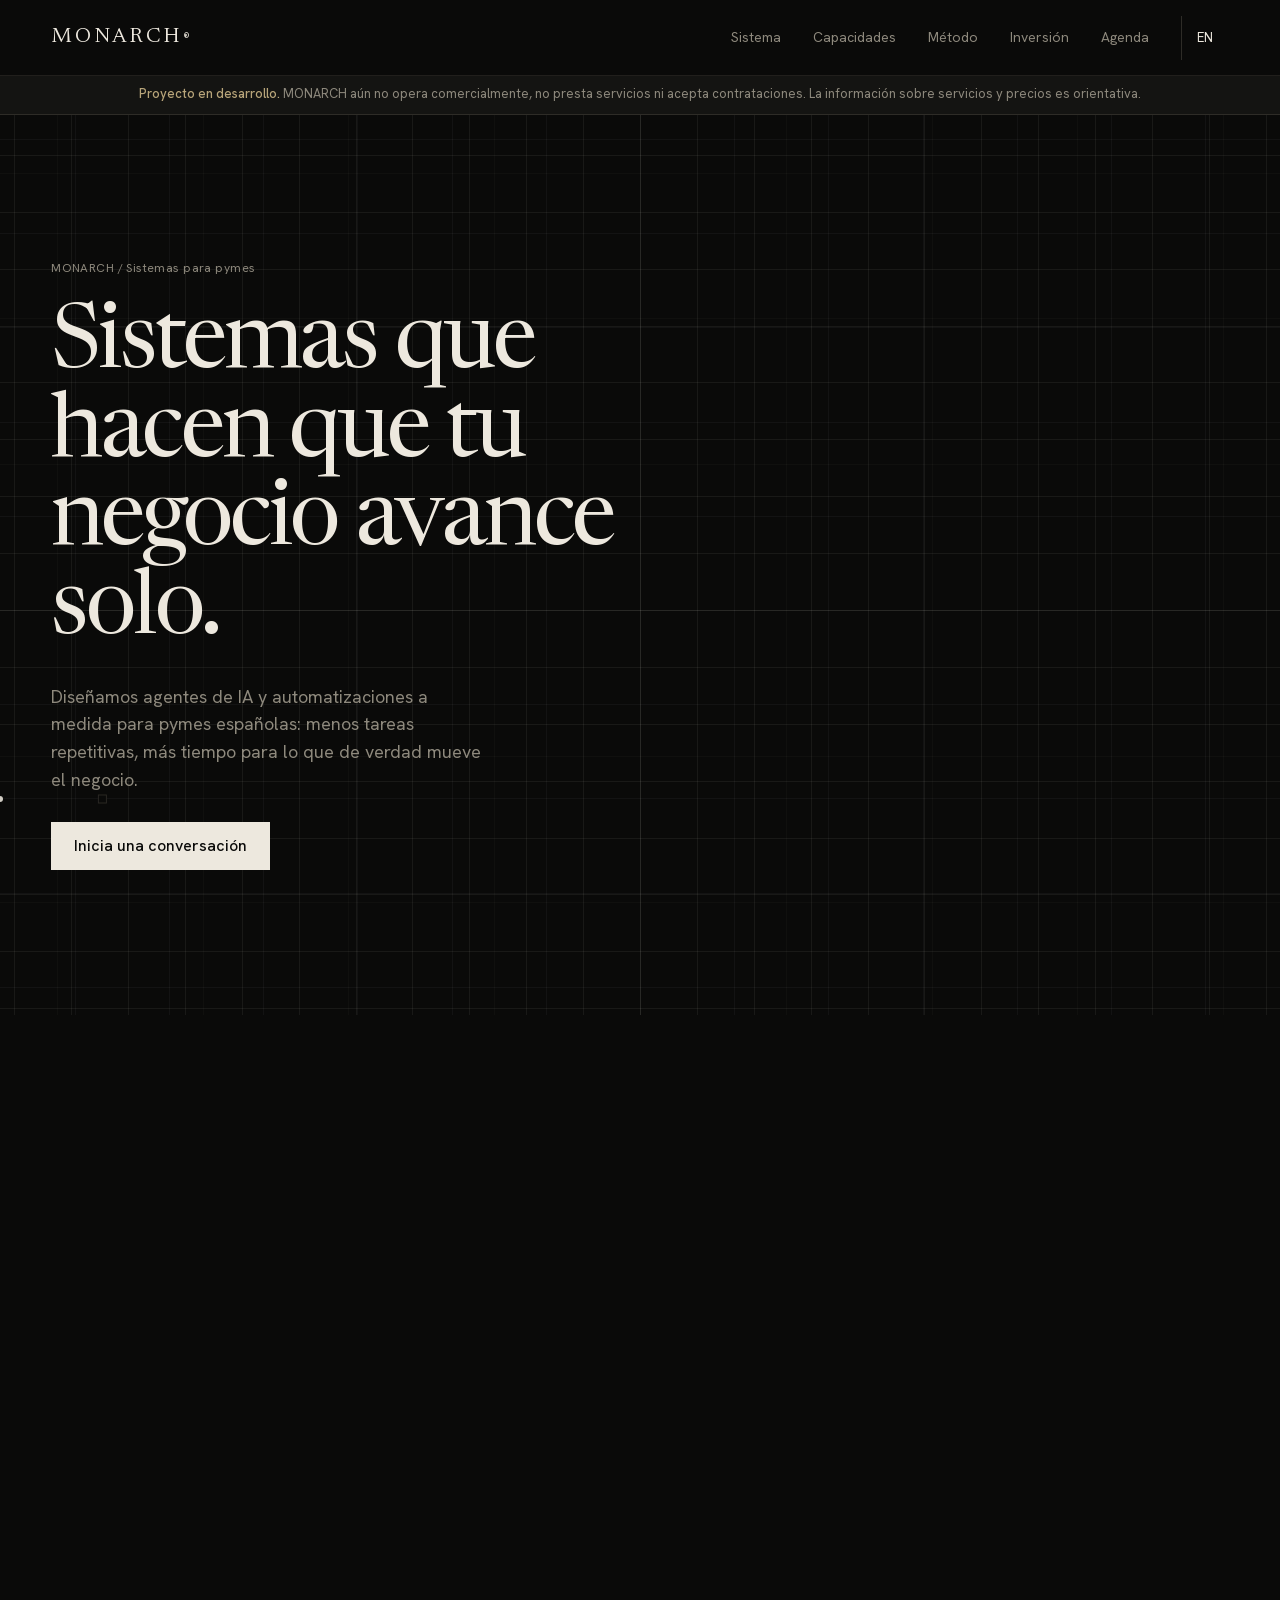
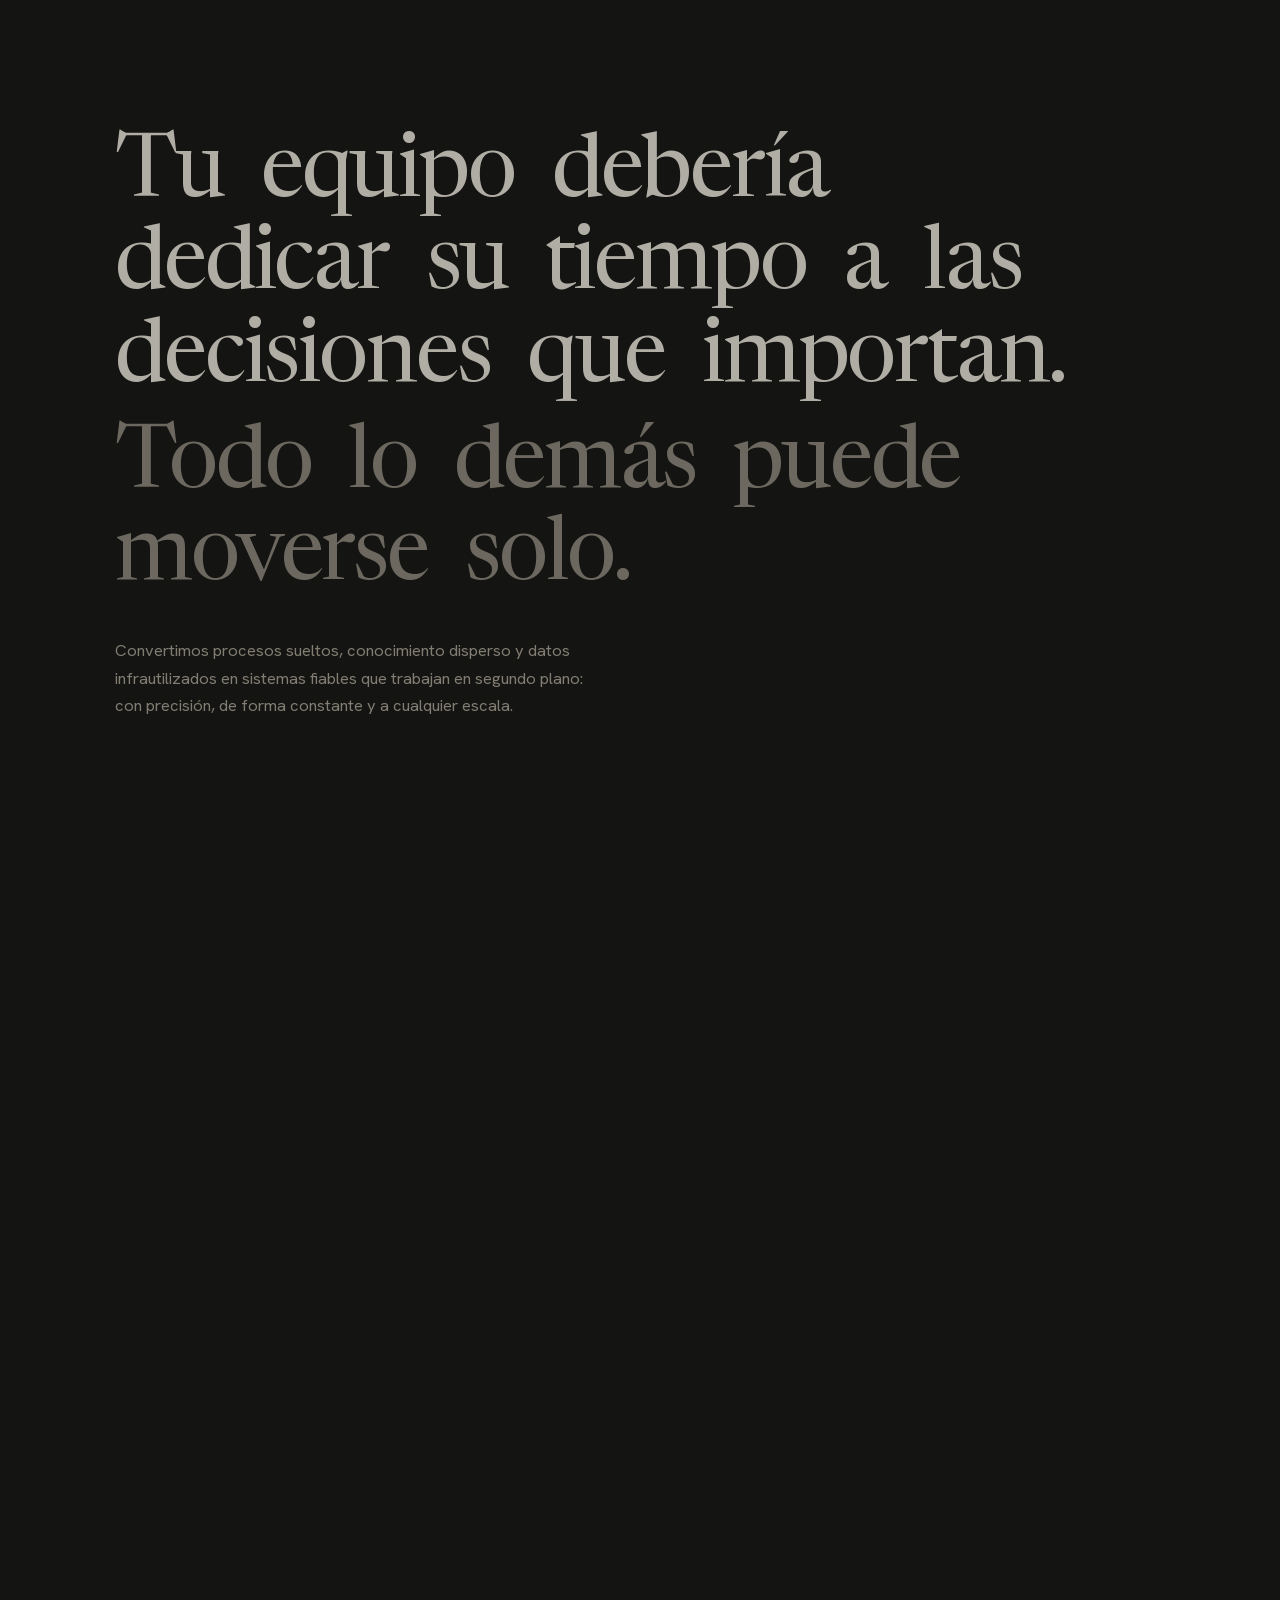
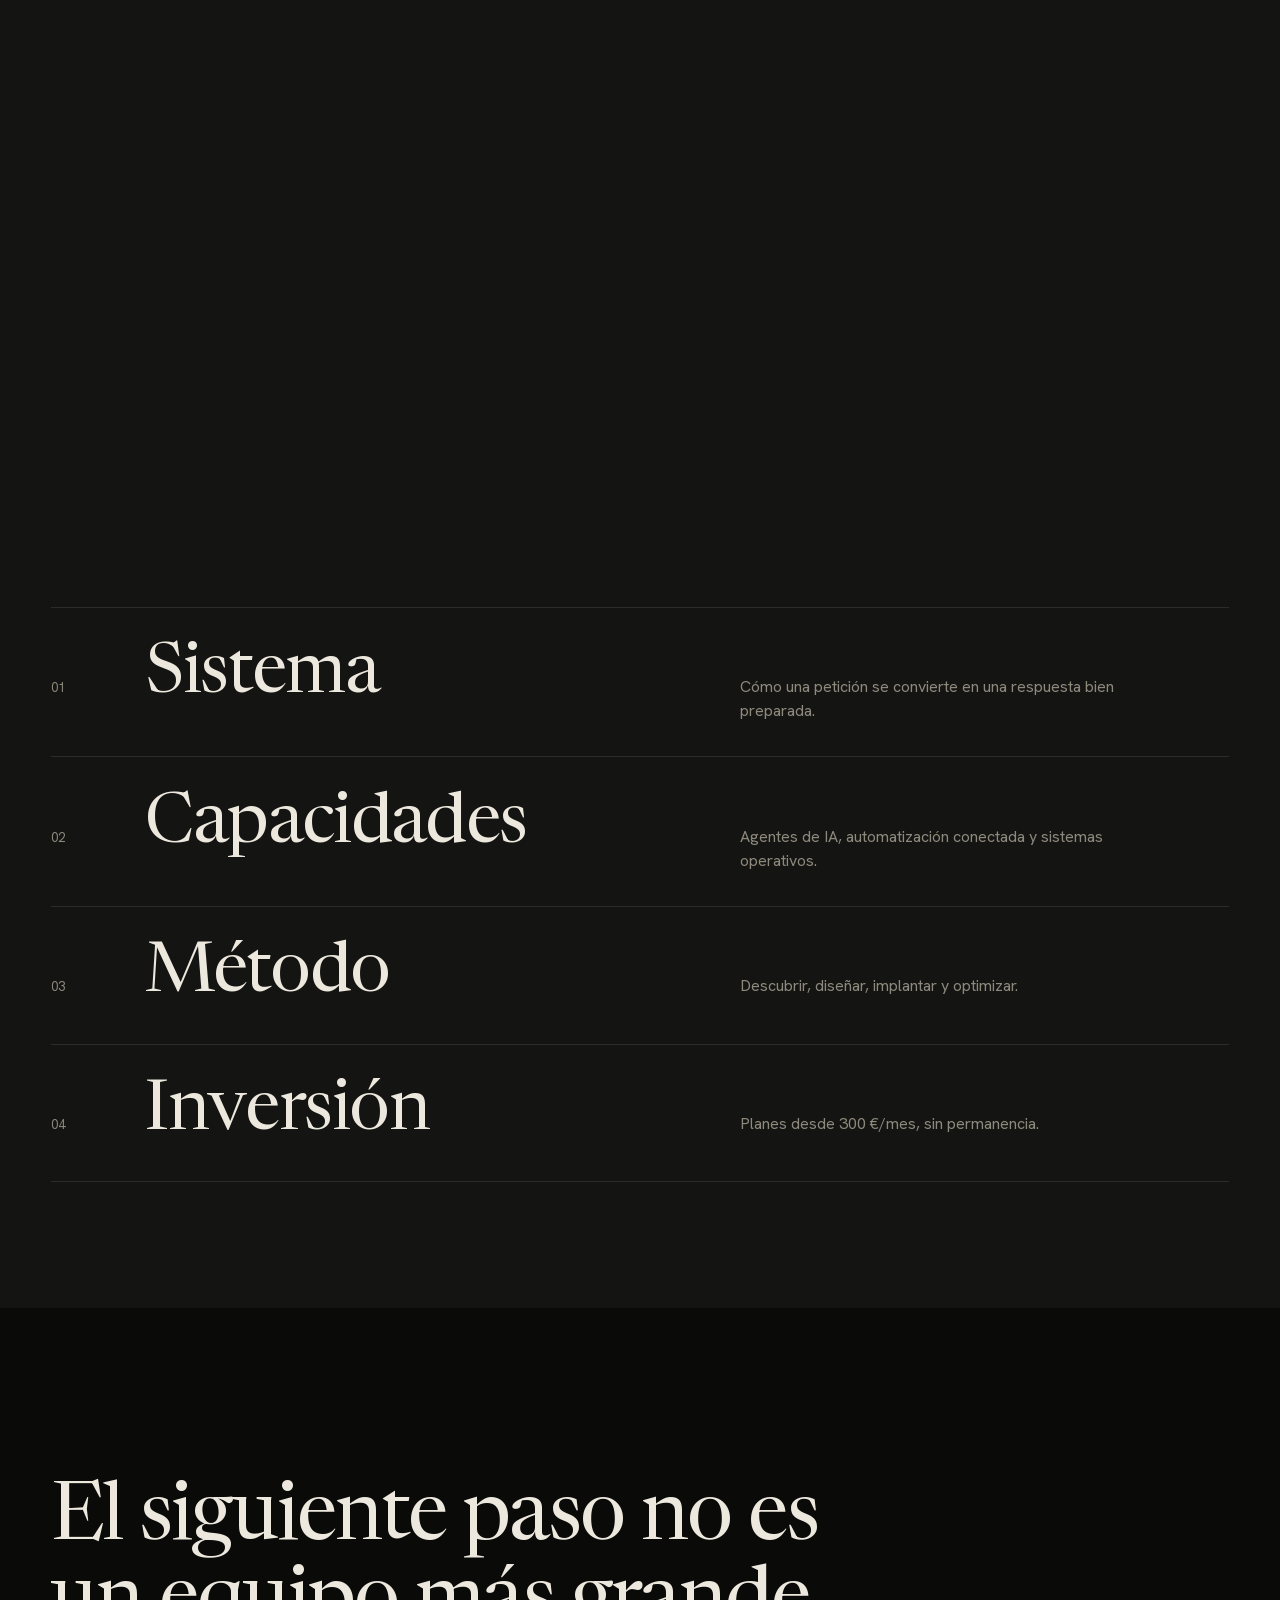
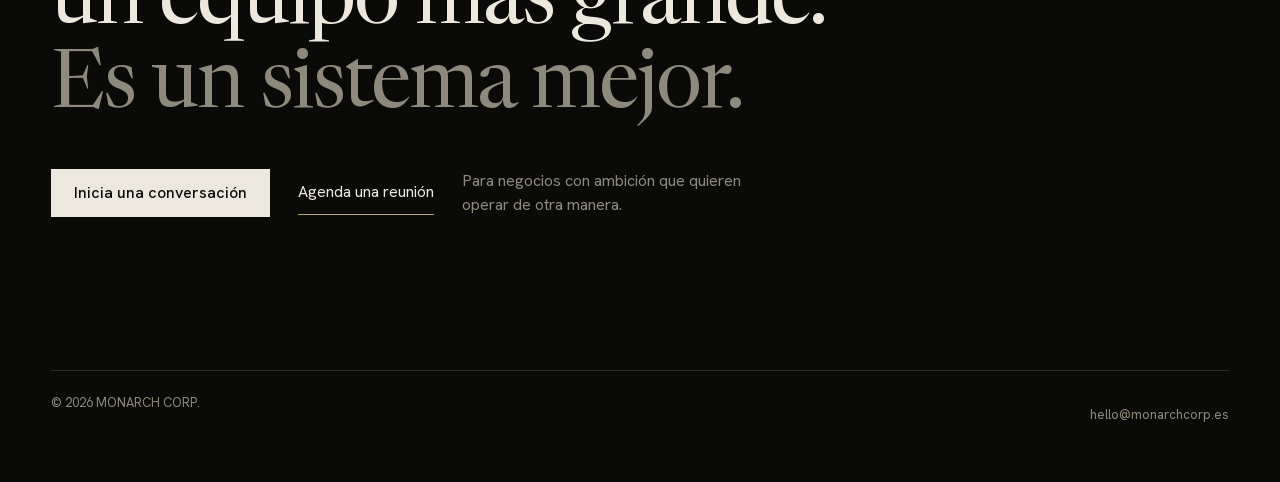
<file: index.html>
<!doctype html>
<html lang="es">
  <head>
    <meta charset="UTF-8" />
    <meta name="viewport" content="width=device-width, initial-scale=1, viewport-fit=cover" />
    <meta name="description" content="MONARCH diseña agentes de IA y sistemas de automatización para pymes españolas. Planes claros desde 300€/mes." data-i18n-attr="content:meta.description" />
    <meta name="theme-color" content="#0A0A09" />
    <link rel="icon" href="/favicon.svg" type="image/svg+xml" />
    <meta property="og:title" content="MONARCH — Sistemas que hacen que tu negocio avance solo." data-i18n-attr="content:meta.ogTitle" />
    <meta property="og:description" content="Diseñamos e implantamos agentes de IA y automatización para negocios con ambición. Desde 300€/mes." data-i18n-attr="content:meta.ogDescription" />
    <meta property="og:type" content="website" />
    <title data-i18n="meta.title">MONARCH — Sistemas que hacen que tu negocio avance solo.</title>
    <link rel="preload" href="/assets/fonts/newsreader-latin.woff2" as="font" type="font/woff2" crossorigin />
    <link rel="preload" href="/assets/fonts/hanken-grotesk-latin.woff2" as="font" type="font/woff2" crossorigin />
    <link rel="stylesheet" href="/styles.css" />
  </head>
  <body>
    <header class="site-header">
      <a class="wordmark" href="#/" aria-label="MONARCH — inicio" data-i18n-attr="aria-label:brand.home">MONARCH<sup>®</sup></a>
      <button class="menu-toggle" type="button" aria-label="Abrir menú" aria-expanded="false" aria-controls="siteNav" id="menuToggle" data-i18n="menu.open">Menú</button>
      <nav class="site-nav" aria-label="Navegación principal" id="siteNav" data-i18n-attr="aria-label:nav.aria">
        <a href="#/sistema" data-route-link="sistema" data-i18n="nav.system">Sistema</a>
        <a href="#/capacidades" data-route-link="capacidades" data-i18n="nav.capabilities">Capacidades</a>
        <a href="#/metodo" data-route-link="metodo" data-i18n="nav.method">Método</a>
        <a href="#/inversion" data-route-link="inversion" data-i18n="nav.pricing">Inversión</a>
        <a href="#/agenda" data-route-link="agenda" data-i18n="nav.agenda">Agenda</a>
        <button class="lang-toggle" id="langToggle" type="button" aria-label="Switch to English"><span class="lang-toggle-code" aria-hidden="true">EN</span></button>
      </nav>
    </header>

    <main id="top">
      <aside class="project-notice" role="note">
        <p><strong data-i18n="projectNotice.label">Proyecto en desarrollo.</strong> <span data-i18n="projectNotice.body">MONARCH aún no opera comercialmente, no presta servicios ni acepta contrataciones. La información sobre servicios y precios es orientativa.</span></p>
      </aside>

      <div class="home-view" data-view="home">
        <section class="hero-scroll" id="heroScroll" aria-label="MONARCH">
          <div class="hero-stage">
            <canvas class="hero-canvas" id="heroCanvas" aria-hidden="true"></canvas>
            <div class="hero-vignette" aria-hidden="true"></div>
            <div class="hero-copy" id="heroCopy">
              <p class="eyebrow" data-i18n="hero.kicker">MONARCH CORP. / SISTEMAS PARA PYMES</p>
              <h1 class="hero-title" data-i18n="hero.title">Sistemas que hacen que tu negocio avance solo.</h1>
              <p class="hero-sub" data-i18n="hero.sub">Agentes de IA y automatizaciones a medida para pymes españolas. Menos tareas repetitivas, más tiempo para lo que mueve el negocio.</p>
              <a class="button" data-contact-link href="mailto:hello@monarchcorp.es?subject=Quiero%20hablar%20con%20MONARCH" data-i18n="hero.cta">Inicia una conversación</a>
            </div>
            <div class="hero-step-captions" id="heroCaptions" aria-hidden="true">
              <p class="hero-step"><strong data-i18n="hero.step1.title">Solicitud</strong><span data-i18n="hero.step1.body">Una petición llega al sistema.</span></p>
              <p class="hero-step"><strong data-i18n="hero.step2.title">Clasificación</strong><span data-i18n="hero.step2.body">El sistema entiende de qué se trata y a quién corresponde.</span></p>
              <p class="hero-step"><strong data-i18n="hero.step3.title">CRM</strong><span data-i18n="hero.step3.body">El contexto queda ordenado, sin copiar datos a mano.</span></p>
              <p class="hero-step"><strong data-i18n="hero.step4.title">Revisión humana</strong><span data-i18n="hero.step4.body">Una persona valida el resultado y decide.</span></p>
              <p class="hero-step"><strong data-i18n="hero.step5.title">Resultado</strong><span data-i18n="hero.step5.body">El siguiente paso queda preparado para el equipo.</span></p>
            </div>
            <div class="hero-facts" aria-label="MONARCH en breve" data-i18n-attr="aria-label:hero.factsLabel">
              <a href="#/inversion"><strong data-i18n="hero.fact1.title">Desde 300 €/mes</strong><span data-i18n="hero.fact1.body">Tres niveles de inversión, sin permanencia.</span></a>
              <a href="#/capacidades"><strong data-i18n="hero.fact2.title">Agentes de IA</strong><span data-i18n="hero.fact2.body">Entienden el contexto y actúan en cada flujo.</span></a>
              <a href="#/capacidades"><strong data-i18n="hero.fact3.title">Automatización conectada</strong><span data-i18n="hero.fact3.body">Traspasos fluidos entre personas y herramientas.</span></a>
              <a href="#/sistema"><strong data-i18n="hero.fact4.title">Sistemas operativos</strong><span data-i18n="hero.fact4.body">Infraestructura clara y medible que se afina con el uso.</span></a>
            </div>
            <div class="hero-progress" id="heroProgress" aria-hidden="true"></div>
          </div>
        </section>

        <section class="manifesto-scroll" id="manifestoScroll" aria-labelledby="manifestoTitle">
          <div class="manifesto-stage">
            <div class="manifesto-line" id="manifestoLine" aria-hidden="true"></div>
            <div class="manifesto-copy">
              <h2 id="manifestoTitle" class="manifesto-title">
                <span data-i18n="manifesto.line1" data-motion-words>Tu equipo debería dedicar su tiempo a las decisiones que importan.</span>
                <span class="manifesto-second" data-i18n="manifesto.line2" data-motion-words>Todo lo demás puede moverse solo.</span>
              </h2>
              <p class="manifesto-body" data-i18n="manifesto.body">Convertimos procesos sueltos, conocimiento disperso y datos infrautilizados en sistemas fiables que trabajan en segundo plano: con precisión, de forma constante y a cualquier escala.</p>
            </div>
          </div>
        </section>

        <nav class="index-list" aria-label="Explora MONARCH" data-i18n-attr="aria-label:index.aria">
          <a class="index-row" href="#/sistema"><span class="index-number">01</span><strong data-i18n="nav.system">Sistema</strong><span data-i18n="index.system">Cómo una petición se convierte en una respuesta bien preparada.</span></a>
          <a class="index-row" href="#/capacidades"><span class="index-number">02</span><strong data-i18n="nav.capabilities">Capacidades</strong><span data-i18n="index.capabilities">Agentes de IA, automatización conectada y sistemas operativos.</span></a>
          <a class="index-row" href="#/metodo"><span class="index-number">03</span><strong data-i18n="nav.method">Método</strong><span data-i18n="index.method">Descubrir, diseñar, implantar y optimizar.</span></a>
          <a class="index-row" href="#/inversion"><span class="index-number">04</span><strong data-i18n="nav.pricing">Inversión</strong><span data-i18n="index.pricing">Planes desde 300 €/mes, sin permanencia.</span></a>
        </nav>

        <section class="home-close">
          <h2 data-i18n="contact.line">El siguiente paso no es un equipo más grande.</h2>
          <p class="home-close-emphasis" data-i18n="contact.heading">Es un sistema mejor.</p>
          <div class="close-actions">
            <a class="button" data-contact-link href="mailto:hello@monarchcorp.es?subject=Quiero%20hablar%20con%20MONARCH" data-i18n="contact.cta">Inicia una conversación</a>
            <a class="text-link" href="#/agenda" data-i18n="agenda.cta">Agenda una reunión</a>
            <p data-i18n="contact.note">Para negocios con ambición que quieren operar de otra manera.</p>
          </div>
          <footer class="site-footer"><span>© <span data-year></span> MONARCH CORP.</span><a href="mailto:hello@monarchcorp.es">hello@monarchcorp.es</a></footer>
        </section>
      </div>

      <section class="route-page" data-page="sistema" hidden>
        <div class="route-heading">
          <p class="eyebrow" data-i18n="system.kicker">MONARCH / SISTEMA</p>
          <h1 data-i18n="system.title">Un sistema convierte una petición en una respuesta bien preparada.</h1>
          <p class="route-lede" data-i18n="system.lede">Convertimos procesos sueltos, conocimiento disperso y datos infrautilizados en sistemas fiables que trabajan en segundo plano: con precisión, de forma constante y a cualquier escala.</p>
        </div>
        <section class="route-section" aria-labelledby="systemProcessTitle">
          <h2 id="systemProcessTitle" data-i18n="system.processHeading">Un proceso, de principio a fin</h2>
          <ol class="process-rows">
            <li><span>01</span><h3 data-i18n="hero.step1.title">Solicitud</h3><p data-i18n="hero.step1.body">Una petición llega al sistema.</p></li>
            <li><span>02</span><h3 data-i18n="hero.step2.title">Clasificación</h3><p data-i18n="system.step2.body">El sistema entiende de qué se trata y a quién corresponde.</p></li>
            <li><span>03</span><h3 data-i18n="system.step3.title">CRM</h3><p data-i18n="system.step3.body">El contexto queda ordenado en el CRM, sin copiar datos a mano.</p></li>
            <li><span>04</span><h3 data-i18n="hero.step4.title">Revisión humana</h3><p data-i18n="system.step4.body">Una persona valida el resultado y decide. El criterio humano se queda donde más valor aporta.</p></li>
            <li><span>05</span><h3 data-i18n="hero.step5.title">Resultado</h3><p data-i18n="system.step5.body">Tu equipo recibe el siguiente paso listo para decidir.</p></li>
          </ol>
          <a class="text-link" href="/examples/gestion-de-solicitudes.html" data-i18n="system.exampleLink">Explora el ejemplo interactivo ↗</a>
        </section>
        <section class="calculator-section route-section" aria-labelledby="calcHeading">
          <div class="calculator-intro"><p class="eyebrow" data-i18n="calc.kicker">ESTIMACIÓN ORIENTATIVA</p><h2 id="calcHeading" data-i18n="calc.heading">Calcula tu ahorro estimado</h2><p data-i18n="calc.disclaimer">Estimación orientativa, calculada sobre una reducción media del 40% del tiempo dedicado a tareas repetitivas. El resultado real depende de tus procesos.</p></div>
          <div class="calculator" id="calculator">
            <div class="calc-field"><label for="calcHours" data-i18n="calc.hoursLabel">Horas semanales en tareas manuales</label><input type="number" id="calcHours" inputmode="numeric" min="0" max="200" value="10" /></div>
            <div class="calc-field"><label for="calcCost" data-i18n="calc.costLabel">Coste medio por hora (€)</label><input type="number" id="calcCost" inputmode="decimal" min="0" max="500" value="20" /></div>
            <div class="calc-result" aria-live="polite"><div><span data-i18n="calc.resultMonthlyLabel">Ahorro estimado al mes</span><strong id="calcMonthly">173 €</strong></div><div><span data-i18n="calc.resultAnnualLabel">Ahorro estimado al año</span><strong id="calcAnnual">2.079 €</strong></div></div>
          </div>
        </section>
        <div class="route-end"><h2 data-i18n="system.end">Tu equipo, en las decisiones que importan.</h2><a class="button" data-contact-link href="mailto:hello@monarchcorp.es?subject=Quiero%20hablar%20con%20MONARCH" data-i18n="contact.cta">Inicia una conversación</a></div>
      </section>

      <section class="route-page" data-page="capacidades" hidden>
        <div class="route-heading"><p class="eyebrow" data-i18n="capabilities.kicker">MONARCH / CAPACIDADES</p><h1 data-i18n="capabilities.title">Tres formas de que tu negocio avance solo.</h1><p class="route-lede" data-i18n="hero.sub">Agentes de IA y automatizaciones a medida para pymes españolas. Menos tareas repetitivas, más tiempo para lo que mueve el negocio.</p></div>
        <section class="route-section"><h2 data-i18n="capabilities.heading">Qué construimos</h2>
          <div class="capability-rows">
            <article><span>01</span><h3 data-i18n="capability1.title">Agentes de IA</h3><p data-i18n="capability1.body">Inteligencia especializada que entiende el contexto de tu negocio, actúa por sí sola y extiende el criterio de tu equipo a cada flujo de trabajo.</p></article>
            <article><span>02</span><h3 data-i18n="capability2.title">Automatización conectada</h3><p data-i18n="capability2.body">Traspasos fluidos entre personas, herramientas y decisiones, para que tu negocio siga en marcha sin fricción entre pasos.</p></article>
            <article><span>03</span><h3 data-i18n="capability3.title">Sistemas operativos</h3><p data-i18n="capability3.body">Una infraestructura clara y medible, que se vuelve más precisa cada vez que se pone en marcha.</p></article>
          </div>
        </section>
        <section class="route-section"><h2 data-i18n="capabilities.outcomesHeading">Lo que cambia en tu negocio</h2><div class="outcome-rows">
          <article><h3 data-i18n="proof.point1.label">Claridad</h3><p data-i18n="proof.point1.body">Una sola vista de lo que importa y de lo que toca hacer después.</p></article>
          <article><h3 data-i18n="proof.point2.label">Capacidad</h3><p data-i18n="proof.point2.body">Más resultados sin sumar estructura ni personal.</p></article>
          <article><h3 data-i18n="proof.point3.label">Control</h3><p data-i18n="proof.point3.body">El criterio humano se queda justo donde más valor aporta.</p></article>
        </div></section>
        <div class="route-end"><h2 data-i18n="capabilities.end">Cuéntanos qué te quita tiempo.</h2><a class="button" data-contact-link href="mailto:hello@monarchcorp.es?subject=Quiero%20hablar%20con%20MONARCH" data-i18n="contact.cta">Inicia una conversación</a></div>
      </section>

      <section class="route-page" data-page="metodo" hidden>
        <div class="route-heading"><p class="eyebrow" data-i18n="method.kicker">MONARCH / MÉTODO</p><h1 data-i18n="method.title">Cuatro pasos, de entender tu trabajo a mejorarlo con el tiempo.</h1><p class="route-lede" data-i18n="method.lede">No partimos de una plantilla: partimos de cómo opera tu negocio.</p></div>
        <section class="route-section"><h2 data-i18n="approach.heading">Cómo trabajamos</h2><ol class="process-rows method-rows">
          <li><span>01</span><h3 data-i18n="approach.step1.title">Descubrir</h3><p data-i18n="approach.step1.body">Mapeamos el trabajo, la fricción y la oportunidad que de verdad merece la pena resolver.</p></li>
          <li><span>02</span><h3 data-i18n="approach.step2.title">Diseñar</h3><p data-i18n="approach.step2.body">Diseñamos un sistema adaptado a tu forma de operar, no una plantilla genérica.</p></li>
          <li><span>03</span><h3 data-i18n="approach.step3.title">Implantar</h3><p data-i18n="approach.step3.body">Integramos, probamos y ajustamos hasta que forma parte de cómo funciona tu negocio.</p></li>
          <li><span>04</span><h3 data-i18n="approach.step4.title">Optimizar</h3><p data-i18n="approach.step4.body">Seguimos de cerca el rendimiento para que el sistema sea cada vez más útil.</p></li>
        </ol></section>
        <blockquote class="method-quote" data-i18n="proof.quote">Los mejores sistemas no se sienten como tecnología: se sienten como un negocio que por fin funciona como debería.</blockquote>
        <div class="route-end"><h2 data-i18n="method.end">El primer paso es una conversación.</h2><a class="button" data-contact-link href="mailto:hello@monarchcorp.es?subject=Quiero%20hablar%20con%20MONARCH" data-i18n="contact.cta">Inicia una conversación</a></div>
      </section>

      <section class="route-page" data-page="inversion" hidden>
        <div class="route-heading"><p class="eyebrow" data-i18n="pricing.kicker">MONARCH / INVERSIÓN</p><h1 data-i18n="pricing.title">Precios claros desde el primer día.</h1><p class="route-lede" data-i18n="pricing.intro">Elige el punto de partida que tenga sentido para el tamaño de tu negocio ahora mismo.</p></div>
        <section class="route-section"><div class="pricing-grid">
          <article class="pricing-card"><h2 data-i18n="pricing.tier1.name">Arranque</h2><p class="pricing-price"><span data-i18n="pricing.from">Desde</span> <strong>300 €</strong> <span data-i18n="pricing.perMonth">/ mes</span></p><p data-i18n="pricing.tier1.audience">Para equipos pequeños que quieren automatizar sus primeras tareas repetitivas.</p><ul><li data-i18n="pricing.tier1.f1">1 automatización o agente en producción</li><li data-i18n="pricing.tier1.f2">Integración con las herramientas que ya usas</li><li data-i18n="pricing.tier1.f3">Revisión mensual de rendimiento</li><li data-i18n="pricing.tier1.f4">Soporte por email</li></ul></article>
          <article class="pricing-card"><h2 data-i18n="pricing.tier2.name">Crecimiento</h2><p class="pricing-price"><span data-i18n="pricing.from">Desde</span> <strong>800 €</strong> <span data-i18n="pricing.perMonth">/ mes</span></p><p data-i18n="pricing.tier2.audience">Para negocios con varios procesos que quieren conectarlos y escalar.</p><ul><li data-i18n="pricing.tier2.f1">Hasta 3 automatizaciones o agentes conectados entre sí</li><li data-i18n="pricing.tier2.f2">Panel de seguimiento con métricas clave</li><li data-i18n="pricing.tier2.f3">Ajustes y mejoras continuas</li><li data-i18n="pricing.tier2.f4">Soporte prioritario</li></ul></article>
          <article class="pricing-card"><h2 data-i18n="pricing.tier3.name">A medida</h2><p class="pricing-price"><span data-i18n="pricing.from">Desde</span> <strong>1.500 €</strong> <span data-i18n="pricing.perMonth">/ mes</span></p><p data-i18n="pricing.tier3.audience">Para operaciones más complejas que necesitan un sistema completo.</p><ul><li data-i18n="pricing.tier3.f1">Sistema operativo de IA completo y a medida</li><li data-i18n="pricing.tier3.f2">Varios agentes trabajando en conjunto</li><li data-i18n="pricing.tier3.f3">Acompañamiento dedicado y sesiones estratégicas</li><li data-i18n="pricing.tier3.f4">Prioridad total en desarrollo y soporte</li></ul></article>
        </div><p class="pricing-footnote" data-i18n="pricing.footnote">El precio final depende de la complejidad de tus procesos y del número de herramientas a conectar. Lo concretamos juntos antes de empezar.</p></section>
        <section class="quiz-section route-section" id="encuentra-tu-plan"><h2 data-i18n="quiz.heading">Encuentra tu plan</h2><p class="quiz-intro" data-i18n="quiz.intro">Responde tres preguntas rápidas y te diremos qué nivel de MONARCH encaja mejor contigo, antes de reservar la llamada.</p>
          <div class="quiz-box" id="quizBox"><p class="quiz-progress" id="quizProgress">Pregunta 1 de 3</p>
            <div class="quiz-step is-active" data-step="1"><fieldset><legend data-i18n="quiz.q1.question">¿Cuántas personas forman tu equipo?</legend><div class="quiz-options"><button type="button" class="quiz-option" data-score="0" data-i18n="quiz.q1.o1">1–5</button><button type="button" class="quiz-option" data-score="1" data-i18n="quiz.q1.o2">6–20</button><button type="button" class="quiz-option" data-score="2" data-i18n="quiz.q1.o3">21–50</button><button type="button" class="quiz-option" data-score="3" data-i18n="quiz.q1.o4">Más de 50</button></div></fieldset></div>
            <div class="quiz-step" data-step="2"><fieldset><legend data-i18n="quiz.q2.question">¿Cuántos procesos quieres automatizar para empezar?</legend><div class="quiz-options"><button type="button" class="quiz-option" data-score="0" data-i18n="quiz.q2.o1">1</button><button type="button" class="quiz-option" data-score="1" data-i18n="quiz.q2.o2">2–3</button><button type="button" class="quiz-option" data-score="2" data-i18n="quiz.q2.o3">4 o más</button></div></fieldset><button type="button" class="quiz-back" data-back="1" data-i18n="quiz.back">Atrás</button></div>
            <div class="quiz-step" data-step="3"><fieldset><legend data-i18n="quiz.q3.question">¿Qué presupuesto mensual manejas para esto?</legend><div class="quiz-options"><button type="button" class="quiz-option" data-score="0" data-i18n="quiz.q3.o1">Menos de 500 €</button><button type="button" class="quiz-option" data-score="1" data-i18n="quiz.q3.o2">Entre 500 € y 1.500 €</button><button type="button" class="quiz-option" data-score="2" data-i18n="quiz.q3.o3">Más de 1.500 €</button></div></fieldset><button type="button" class="quiz-back" data-back="2" data-i18n="quiz.back">Atrás</button></div>
            <div class="quiz-step quiz-result" data-step="result"><p class="quiz-result-kicker" data-i18n="quiz.resultKicker">Tu punto de partida recomendado</p><h3 id="quizResultTier">Crecimiento</h3><p id="quizResultBody"></p><a class="button" id="quizResultCta" href="mailto:hello@monarchcorp.es?subject=Quiero%20hablar%20con%20MONARCH">Inicia una conversación</a><button type="button" class="quiz-restart" id="quizRestart" data-i18n="quiz.restart">Volver a empezar</button></div>
          </div>
        </section>
        <div class="route-end"><h2 data-i18n="pricing.end">Antes de decidir, hablemos.</h2><a class="button" data-contact-link href="mailto:hello@monarchcorp.es?subject=Quiero%20hablar%20con%20MONARCH" data-i18n="contact.cta">Inicia una conversación</a></div>
      </section>

      <section class="route-page agenda-page" data-page="agenda" hidden>
        <div class="route-heading">
          <p class="eyebrow" data-i18n="agenda.kicker">MONARCH / Agenda</p>
          <h1 id="agendaTitle" data-i18n="agenda.title">Reserva una reunión con MONARCH.</h1>
          <p class="route-lede" data-i18n="agenda.lede">Escríbenos y coordinaremos una primera conversación.</p>
        </div>
        <section class="route-section agenda-section" aria-labelledby="agendaTitle">
          <div class="agenda-widget-shell">
            <p class="route-lede">Contacta con MONARCH por correo electrónico para consultar disponibilidad y coordinar una primera conversación.</p>
            <a class="button" data-contact-link href="mailto:hello@monarchcorp.es?subject=Quiero%20hablar%20con%20MONARCH">Contactar con MONARCH</a>
          </div>
        </section>
      </section>
    </main>
    <script src="/site.config.js"></script>
    <script src="/script.js"></script>
    <script src="/site-motion.js"></script>
  </body>
</html>
</file>
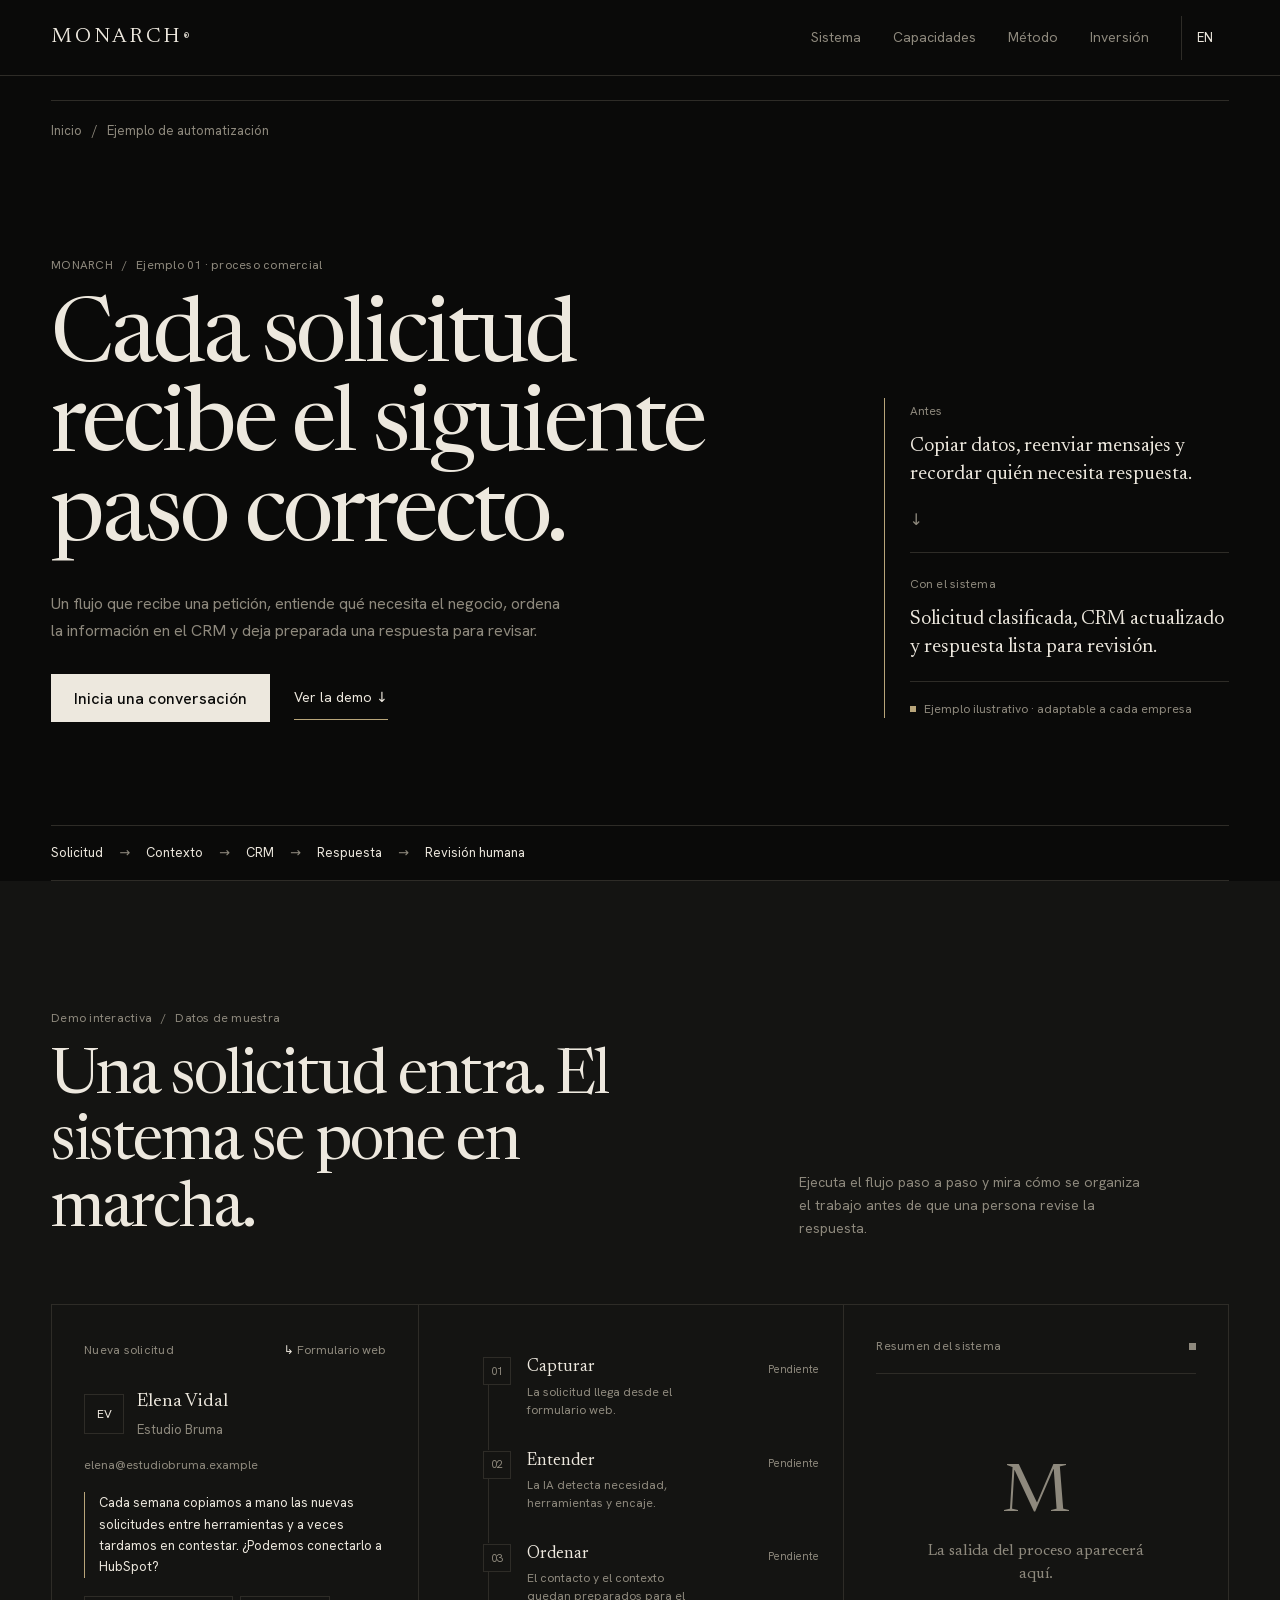
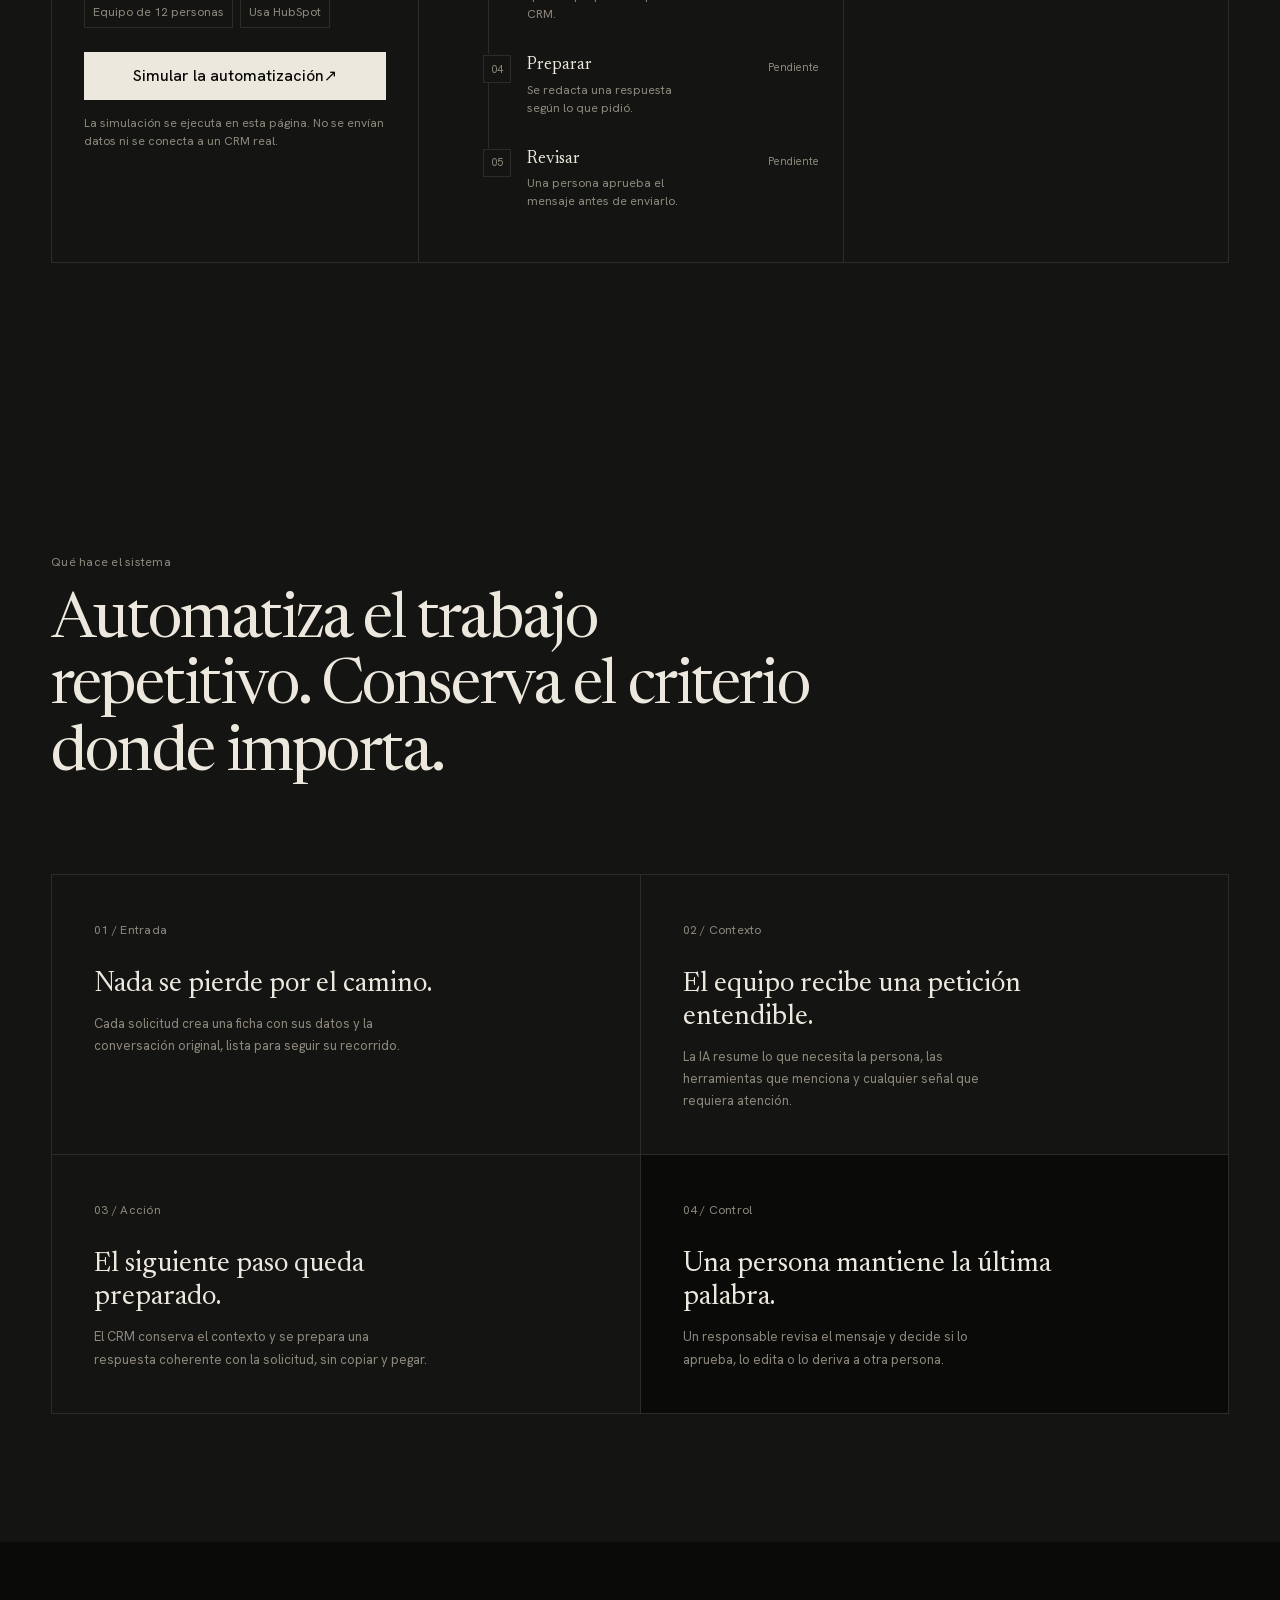
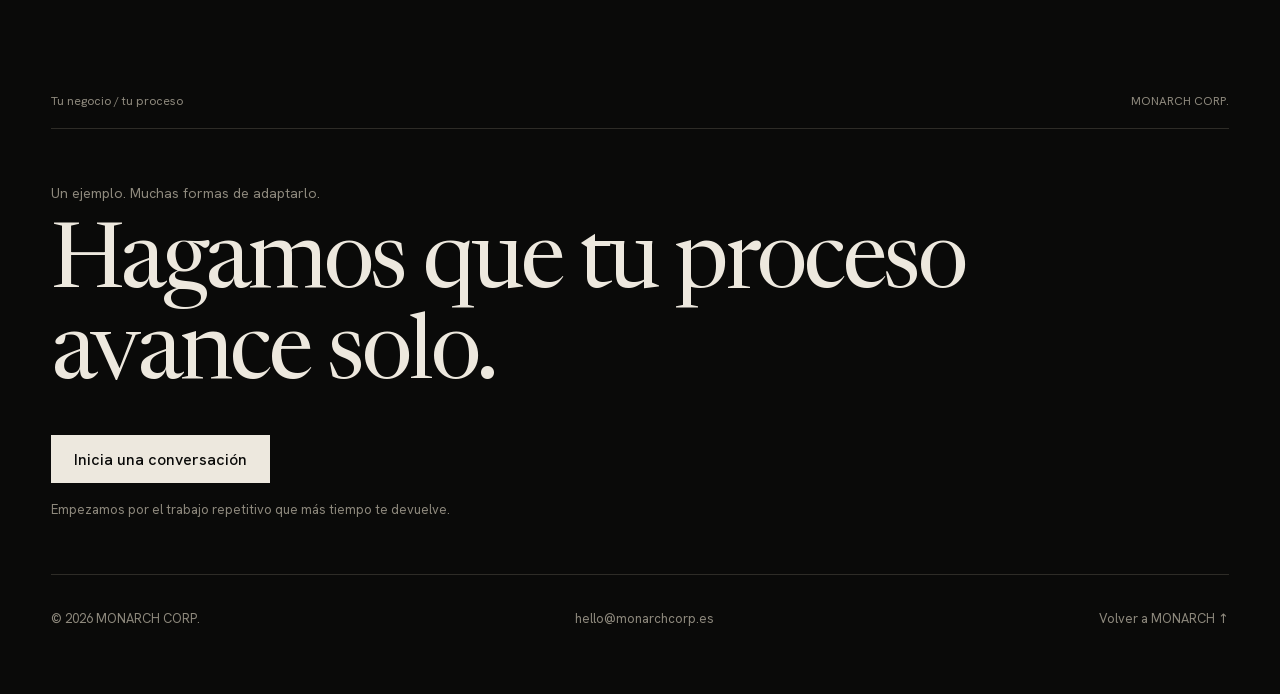
<file: examples/gestion-de-solicitudes.html>
<!doctype html>
<html lang="es">
  <head>
    <meta charset="UTF-8" />
    <meta name="viewport" content="width=device-width, initial-scale=1.0" />
    <meta
      name="description"
      content="Ejemplo interactivo de MONARCH: automatiza la recepción, clasificación y seguimiento de nuevas solicitudes comerciales."
      data-example-meta="description"
    />
    <meta name="theme-color" content="#0A0A09" />
    <link rel="icon" href="/favicon.svg" type="image/svg+xml" />
    <meta property="og:type" content="website" />
    <meta
      property="og:title"
      content="Un ejemplo de automatización comercial — MONARCH"
      data-example-meta="og:title"
    />
    <meta
      property="og:description"
      content="De una solicitud a una respuesta preparada, con los datos ordenados en el CRM y una persona al mando."
      data-example-meta="og:description"
    />
    <title>Ejemplo de automatización comercial — MONARCH</title>
    <link rel="preload" href="/assets/fonts/newsreader-latin.woff2" as="font" type="font/woff2" crossorigin />
    <link rel="preload" href="/assets/fonts/hanken-grotesk-latin.woff2" as="font" type="font/woff2" crossorigin />
    <link rel="stylesheet" href="/styles.css" />
    <link rel="stylesheet" href="/examples/gestion-de-solicitudes.css" />
  </head>
  <body class="example-page">
    <header class="site-header">
      <a class="wordmark" href="/#/" aria-label="MONARCH — inicio" data-example-aria="aria-label:brand.home">MONARCH<sup>®</sup></a>
      <button class="menu-toggle" type="button" aria-label="Abrir menú" aria-expanded="false" id="menuToggle" data-example-i18n="menu.open">Menú</button>
      <nav class="site-nav" aria-label="Navegación principal" id="siteNav" data-example-aria="aria-label:nav.aria">
        <a href="/#/sistema" data-example-i18n="nav.system">Sistema</a>
        <a href="/#/capacidades" data-example-i18n="nav.capabilities">Capacidades</a>
        <a href="/#/metodo" data-example-i18n="nav.method">Método</a>
        <a href="/#/inversion" data-example-i18n="nav.pricing">Inversión</a>
        <button class="lang-toggle" id="langToggle" type="button" aria-label="Cambiar a inglés"><span class="lang-toggle-code" aria-hidden="true">EN</span></button>
      </nav>
    </header>

    <main id="top">
      <section class="example-hero section-shell">
        <div class="example-hero-rule"></div>
        <div class="example-breadcrumb">
          <a href="/" data-example-i18n="common.home">Inicio</a>
          <span aria-hidden="true">/</span>
          <span data-example-i18n="common.example">Ejemplo de automatización</span>
        </div>

        <div class="example-hero-grid">
          <div class="example-hero-copy">
            <p class="example-eyebrow"><span>MONARCH</span><i> / </i><span data-example-i18n="hero.eyebrow">Ejemplo 01 · proceso comercial</span></p>
            <h1 data-example-i18n="hero.title">Cada solicitud recibe el siguiente paso correcto.</h1>
            <p class="example-hero-intro" data-example-i18n="hero.intro">Un flujo que recibe una petición, entiende qué necesita el negocio, ordena la información en el CRM y deja preparada una respuesta para revisar.</p>
            <div class="example-hero-actions">
              <a class="button" href="mailto:hello@monarchcorp.es?subject=Quiero%20hablar%20con%20MONARCH"><span data-example-i18n="hero.ctaContact">Inicia una conversación</span></a>
              <a class="text-link" href="#demo" data-example-i18n="hero.ctaDemo">Ver la demo ↓</a>
            </div>
          </div>

          <aside class="example-before-after" aria-label="Resumen del flujo" data-example-aria="aria-label:hero.summaryLabel">
            <div class="before-after-row">
              <span class="example-micro" data-example-i18n="hero.beforeLabel">Antes</span>
              <p data-example-i18n="hero.before">Copiar datos, reenviar mensajes y recordar quién necesita respuesta.</p>
            </div>
            <div class="before-after-arrow" aria-hidden="true">↓</div>
            <div class="before-after-row">
              <span class="example-micro" data-example-i18n="hero.afterLabel">Con el sistema</span>
              <p data-example-i18n="hero.after">Solicitud clasificada, CRM actualizado y respuesta lista para revisión.</p>
            </div>
            <div class="before-after-note">
              <span class="status-dot" aria-hidden="true"></span>
              <span data-example-i18n="hero.note">Ejemplo ilustrativo · adaptable a cada empresa</span>
            </div>
          </aside>
        </div>

        <div class="example-flow-ribbon" aria-label="Pasos del proceso" data-example-aria="aria-label:flow.aria">
          <span data-example-i18n="flow.intake">Solicitud</span><i aria-hidden="true">→</i>
          <span data-example-i18n="flow.context">Contexto</span><i aria-hidden="true">→</i>
          <span data-example-i18n="flow.crm">CRM</span><i aria-hidden="true">→</i>
          <span data-example-i18n="flow.reply">Respuesta</span><i aria-hidden="true">→</i>
          <span data-example-i18n="flow.review">Revisión humana</span>
        </div>
      </section>

      <section class="example-demo section-shell section-space" id="demo">
        <div class="example-section-heading">
          <div>
            <p class="example-eyebrow"><span data-example-i18n="demo.eyebrow">Demo interactiva</span><i> / </i><span data-example-i18n="demo.fakeData">Datos de muestra</span></p>
            <h2 data-example-i18n="demo.heading">Una solicitud entra. El sistema se pone en marcha.</h2>
          </div>
          <p data-example-i18n="demo.intro">Ejecuta el flujo paso a paso y mira cómo se organiza el trabajo antes de que una persona revise la respuesta.</p>
        </div>

        <div class="demo-workspace">
          <article class="demo-inbox">
            <div class="demo-card-top">
              <span class="example-micro" data-example-i18n="demo.incoming">Nueva solicitud</span>
              <span class="demo-source"><span aria-hidden="true">↳</span> <span data-example-i18n="demo.source">Formulario web</span></span>
            </div>
            <div class="demo-person">
              <div class="demo-avatar" aria-hidden="true">EV</div>
              <div>
                <h3>Elena Vidal</h3>
                <p>Estudio Bruma</p>
              </div>
            </div>
            <p class="demo-email">elena@estudiobruma.example</p>
            <blockquote data-example-i18n="demo.message">Cada semana copiamos a mano las nuevas solicitudes entre herramientas y a veces tardamos en contestar. ¿Podemos conectarlo a HubSpot?</blockquote>
            <div class="demo-tags">
              <span data-example-i18n="demo.tagSize">Equipo de 12 personas</span>
              <span data-example-i18n="demo.tagTool">Usa HubSpot</span>
            </div>
            <button class="button demo-run" type="button" id="runDemo">
              <span data-example-i18n="demo.run">Simular la automatización</span>
              <span aria-hidden="true">↗</span>
            </button>
            <p class="demo-disclaimer" data-example-i18n="demo.disclaimer">La simulación se ejecuta en esta página. No se envían datos ni se conecta a un CRM real.</p>
          </article>

          <div class="demo-steps-wrap">
            <ol class="demo-steps" id="demoSteps" aria-label="Pasos de la automatización" data-example-aria="aria-label:demo.stepsLabel">
              <li class="demo-step" data-demo-step="0">
                <span class="demo-step-number">01</span>
                <div class="demo-step-copy">
                  <h3 data-example-i18n="steps.capture.title">Capturar</h3>
                  <p data-example-i18n="steps.capture.body">La solicitud llega desde el formulario web.</p>
                </div>
                <span class="demo-step-state" data-step-state data-example-i18n="state.waiting">Pendiente</span>
              </li>
              <li class="demo-step" data-demo-step="1">
                <span class="demo-step-number">02</span>
                <div class="demo-step-copy">
                  <h3 data-example-i18n="steps.understand.title">Entender</h3>
                  <p data-example-i18n="steps.understand.body">La IA detecta necesidad, herramientas y encaje.</p>
                </div>
                <span class="demo-step-state" data-step-state data-example-i18n="state.waiting">Pendiente</span>
              </li>
              <li class="demo-step" data-demo-step="2">
                <span class="demo-step-number">03</span>
                <div class="demo-step-copy">
                  <h3 data-example-i18n="steps.organise.title">Ordenar</h3>
                  <p data-example-i18n="steps.organise.body">El contacto y el contexto quedan preparados para el CRM.</p>
                </div>
                <span class="demo-step-state" data-step-state data-example-i18n="state.waiting">Pendiente</span>
              </li>
              <li class="demo-step" data-demo-step="3">
                <span class="demo-step-number">04</span>
                <div class="demo-step-copy">
                  <h3 data-example-i18n="steps.prepare.title">Preparar</h3>
                  <p data-example-i18n="steps.prepare.body">Se redacta una respuesta según lo que pidió.</p>
                </div>
                <span class="demo-step-state" data-step-state data-example-i18n="state.waiting">Pendiente</span>
              </li>
              <li class="demo-step" data-demo-step="4">
                <span class="demo-step-number">05</span>
                <div class="demo-step-copy">
                  <h3 data-example-i18n="steps.review.title">Revisar</h3>
                  <p data-example-i18n="steps.review.body">Una persona aprueba el mensaje antes de enviarlo.</p>
                </div>
                <span class="demo-step-state" data-step-state data-example-i18n="state.waiting">Pendiente</span>
              </li>
            </ol>
          </div>

          <aside class="demo-output" id="demoOutput" aria-live="polite" aria-atomic="true">
            <div class="demo-output-top">
              <span class="example-micro" data-example-i18n="output.title">Resumen del sistema</span>
              <span class="output-indicator" id="outputIndicator" aria-hidden="true"></span>
            </div>
            <div class="demo-output-empty" id="outputEmpty">
              <span class="output-empty-mark" aria-hidden="true">M</span>
              <p data-example-i18n="output.empty">La salida del proceso aparecerá aquí.</p>
            </div>
            <div class="demo-output-result" id="outputResult" hidden>
              <p class="output-state" id="outputState"></p>
              <h3 data-example-i18n="output.leadCreated">Lead listo para el CRM</h3>
              <div class="output-fields">
                <div><span data-example-i18n="output.company">Empresa</span><strong>Estudio Bruma</strong></div>
                <div><span data-example-i18n="output.fit">Encaje estimado</span><strong class="fit-value" data-example-i18n="output.fitValue">Alto</strong></div>
                <div><span data-example-i18n="output.next">Siguiente paso</span><strong data-example-i18n="output.nextValue">Revisión comercial</strong></div>
              </div>
              <div class="output-message">
                <span class="example-micro" data-example-i18n="output.draft">Borrador de respuesta</span>
                <p data-example-i18n="output.reply">Hola Elena, gracias por explicarnos cómo gestionáis las solicitudes. Podemos revisar juntos una conexión con HubSpot y diseñar un flujo que deje cada nuevo contacto organizado y listo para responder.</p>
              </div>
              <button class="output-approve" type="button" id="approveDemo" disabled>
                <span data-example-i18n="output.approve">Aprobar respuesta (simulación)</span>
                <span aria-hidden="true">↗</span>
              </button>
              <p class="output-footnote" data-example-i18n="output.footnote">Una persona conserva la decisión final. No se envía ningún mensaje desde esta demo.</p>
            </div>
          </aside>
        </div>
        <p class="demo-live-status" id="demoLiveStatus" role="status" aria-live="polite"></p>
      </section>

      <section class="example-logic section-shell section-space">
        <div class="example-logic-heading">
          <p class="example-eyebrow" data-example-i18n="logic.eyebrow">Qué hace el sistema</p>
          <h2 data-example-i18n="logic.heading">Automatiza el trabajo repetitivo. Conserva el criterio donde importa.</h2>
        </div>
        <div class="logic-grid">
          <article class="logic-card">
            <span class="logic-number" data-example-i18n="logic.one.label">01 / Entrada</span>
            <h3 data-example-i18n="logic.one.title">Nada se pierde por el camino.</h3>
            <p data-example-i18n="logic.one.body">Cada solicitud crea una ficha con sus datos y la conversación original, lista para seguir su recorrido.</p>
          </article>
          <article class="logic-card">
            <span class="logic-number" data-example-i18n="logic.two.label">02 / Contexto</span>
            <h3 data-example-i18n="logic.two.title">El equipo recibe una petición entendible.</h3>
            <p data-example-i18n="logic.two.body">La IA resume lo que necesita la persona, las herramientas que menciona y cualquier señal que requiera atención.</p>
          </article>
          <article class="logic-card">
            <span class="logic-number" data-example-i18n="logic.three.label">03 / Acción</span>
            <h3 data-example-i18n="logic.three.title">El siguiente paso queda preparado.</h3>
            <p data-example-i18n="logic.three.body">El CRM conserva el contexto y se prepara una respuesta coherente con la solicitud, sin copiar y pegar.</p>
          </article>
          <article class="logic-card logic-card-human">
            <span class="logic-number" data-example-i18n="logic.four.label">04 / Control</span>
            <h3 data-example-i18n="logic.four.title">Una persona mantiene la última palabra.</h3>
            <p data-example-i18n="logic.four.body">Un responsable revisa el mensaje y decide si lo aprueba, lo edita o lo deriva a otra persona.</p>
          </article>
        </div>
      </section>

      <section class="example-contact section-shell">
        <div class="example-contact-top">
          <span data-example-i18n="contact.eyebrow">Tu negocio / tu proceso</span>
          <span>MONARCH CORP.</span>
        </div>
        <div class="example-contact-content">
          <p class="example-contact-kicker" data-example-i18n="contact.kicker">Un ejemplo. Muchas formas de adaptarlo.</p>
          <h2 data-example-i18n="contact.heading">Hagamos que tu proceso avance solo.</h2>
          <a class="button" href="mailto:hello@monarchcorp.es?subject=Quiero%20hablar%20con%20MONARCH">
            <span data-example-i18n="contact.cta">Inicia una conversación</span>
          </a>
          <p class="example-contact-note" data-example-i18n="contact.note">Empezamos por el trabajo repetitivo que más tiempo te devuelve.</p>
        </div>
        <footer>
          <span>© <span data-year></span> MONARCH CORP.</span>
          <a href="mailto:hello@monarchcorp.es">hello@monarchcorp.es</a>
          <a href="/#/" data-example-i18n="footer.home">Volver a MONARCH</a>
        </footer>
      </section>
    </main>
    <script src="/examples/gestion-de-solicitudes.js"></script>
  </body>
</html>
</file>
<file: styles.css>
@font-face {
  font-family: "Newsreader";
  src: url("/assets/fonts/newsreader-latin.woff2") format("woff2");
  font-style: normal;
  font-weight: 400 500;
  font-display: swap;
}

@font-face {
  font-family: "Hanken Grotesk";
  src: url("/assets/fonts/hanken-grotesk-latin.woff2") format("woff2");
  font-style: normal;
  font-weight: 400 600;
  font-display: swap;
}

:root {
  color-scheme: dark;
  --ink: #0A0A09;
  --graphite: #141412;
  --line: #2E2C27;
  --bone: #EDE8DE;
  --muted: #8E897D;
  --champagne: #B8A57A;
  --serif: "Newsreader", Georgia, serif;
  --sans: "Hanken Grotesk", system-ui, -apple-system, "Segoe UI", sans-serif;
  --pad: clamp(20px, 4vw, 56px);
  --safe-top: env(safe-area-inset-top, 0px);
  --safe-bottom: env(safe-area-inset-bottom, 0px);
  --safe-left: env(safe-area-inset-left, 0px);
  --safe-right: env(safe-area-inset-right, 0px);
  --pad-left: calc(var(--pad) + var(--safe-left));
  --pad-right: calc(var(--pad) + var(--safe-right));
  font-synthesis: none;
}

* { box-sizing: border-box; }
html { min-width: 320px; background: var(--ink); scroll-padding-top: calc(80px + var(--safe-top)); }
body { margin: 0; background: var(--ink); color: var(--bone); font-family: var(--sans); font-size: 16px; line-height: 1.5; -webkit-font-smoothing: antialiased; overflow-x: hidden; }
body.menu-open { overflow: hidden; }
a { color: inherit; text-decoration: none; }
button, input { color: inherit; font: inherit; }
button { cursor: pointer; }
strong, b { font-weight: 500; }
em, i { font-style: normal; }
[hidden] { display: none !important; }
:focus-visible { outline: 2px solid var(--champagne); outline-offset: 4px; }
::selection { color: var(--ink); background: var(--bone); }

.site-header {
  position: fixed;
  z-index: 60;
  inset: var(--safe-top) 0 auto;
  min-height: 76px;
  padding: 10px var(--pad-right) 10px var(--pad-left);
  display: flex;
  align-items: center;
  justify-content: space-between;
  gap: 24px;
  background: var(--ink);
  border-bottom: 1px solid rgba(46, 44, 39, .65);
}
.wordmark { display: inline-flex; align-items: center; gap: 2px; min-height: 44px; font-family: var(--serif); font-size: 21px; letter-spacing: .13em; line-height: 1; white-space: nowrap; }
.wordmark sup { font-family: var(--sans); font-size: 9px; letter-spacing: 0; }
.site-nav { display: flex; align-items: center; gap: clamp(18px, 2.5vw, 36px); color: var(--muted); font-size: 14px; }
.site-nav a { position: relative; display: inline-flex; align-items: center; min-height: 44px; transition: color .2s ease; }
.site-nav a:hover, .site-nav a[aria-current="page"] { color: var(--bone); }
.site-nav a[aria-current="page"]::after { content: ""; position: absolute; right: 0; bottom: 4px; left: 0; height: 1px; background: var(--champagne); }
.lang-toggle { min-width: 48px; min-height: 44px; padding: 0 8px; border: 0; border-left: 1px solid var(--line); background: transparent; color: var(--bone); font-size: 13px; }
.lang-toggle:hover { color: var(--champagne); }
.menu-toggle { display: none; min-width: 44px; min-height: 44px; padding: 0 4px; border: 0; background: transparent; color: var(--bone); }
.header-whatsapp { display: inline-flex; align-items: center; justify-content: center; gap: 8px; min-width: 44px; min-height: 44px; padding: 0 12px; border: 1px solid var(--line); color: var(--bone); font-size: 13px; white-space: nowrap; transition: border-color .2s ease, color .2s ease; }
.header-whatsapp:hover { border-color: var(--champagne); color: var(--bone); }
.header-whatsapp svg { width: 17px; height: 17px; fill: none; stroke: currentColor; stroke-linecap: round; stroke-linejoin: round; stroke-width: 1.4; flex: none; }
.project-notice {
  position: sticky;
  z-index: 55;
  top: calc(76px + var(--safe-top));
  display: flex;
  justify-content: center;
  margin-top: calc(76px + var(--safe-top));
  padding: 9px var(--pad-right) 10px var(--pad-left);
  border-bottom: 1px solid var(--line);
  background: var(--graphite);
  color: var(--muted);
  text-align: center;
  font-size: 13px;
  line-height: 1.45;
}
.project-notice p { max-width: 1180px; margin: 0; }
.project-notice strong { color: var(--champagne); font-weight: 500; }

@media (min-width: 761px) and (max-width: 980px) {
  .site-header { gap: 12px; }
  .wordmark { font-size: 18px; }
  .site-nav { gap: clamp(10px, 1.3vw, 16px); font-size: 13px; }
  .header-whatsapp { gap: 6px; padding: 0 8px; font-size: 12px; }
}

.button {
  display: inline-flex;
  align-items: center;
  justify-content: center;
  min-height: 48px;
  padding: 12px 22px;
  border: 1px solid var(--bone);
  background: var(--bone);
  color: var(--ink);
  font-weight: 500;
  line-height: 1.2;
  transition: color .2s ease, background-color .2s ease, border-color .2s ease;
}
.button:hover { border-color: var(--bone); background: var(--graphite); color: var(--bone); }
.text-link { display: inline-flex; align-items: center; min-height: 44px; border-bottom: 1px solid var(--champagne); color: var(--bone); transition: color .2s ease, border-color .2s ease; }
.text-link:hover { color: var(--champagne); }
.eyebrow { margin: 0; color: var(--muted); font-size: 12px; letter-spacing: .035em; }

.hero-scroll { position: relative; height: 340vh; background: var(--ink); }
.hero-stage { position: sticky; top: 0; height: 100svh; min-height: 620px; overflow: hidden; isolation: isolate; background: var(--ink); }
.hero-canvas { position: absolute; inset: 0; z-index: 0; display: block; width: 100%; height: 100%; }
.hero-vignette { position: absolute; z-index: 1; inset: 0; background: var(--ink); opacity: .12; pointer-events: none; }
.hero-copy { position: absolute; z-index: 2; top: clamp(110px, 16vh, 170px); left: var(--pad-left); width: min(780px, calc(100% - var(--pad-left) - var(--pad-right))); transition: opacity .08s linear; }
.hero-copy .eyebrow { margin-bottom: 25px; }
.hero-title { max-width: 12ch; margin: 0; font-family: var(--serif); font-size: clamp(46px, 7vw, 96px); font-weight: 400; line-height: .99; letter-spacing: -.035em; }
.hero-sub { max-width: 44ch; margin: 26px 0 28px; color: var(--muted); font-size: clamp(16px, 1.4vw, 19px); line-height: 1.55; }
.hero-step-captions { position: absolute; z-index: 2; top: clamp(125px, 20vh, 210px); left: var(--pad-left); right: var(--pad-right); max-width: 940px; pointer-events: none; }
.hero-step { position: absolute; inset: 0 auto auto 0; width: min(500px, 82vw); margin: 0; opacity: 0; transform: translateY(14px); }
.hero-step strong { display: block; font-family: var(--serif); font-size: clamp(31px, 4vw, 56px); font-weight: 400; line-height: 1.08; }
.hero-step span { display: block; max-width: 43ch; margin-top: 12px; color: var(--muted); line-height: 1.5; }
.hero-facts { position: absolute; z-index: 2; right: var(--pad-right); bottom: calc(34px + var(--safe-bottom)); left: var(--pad-left); display: grid; grid-template-columns: repeat(4, minmax(0, 1fr)); }
.hero-facts a { display: block; min-height: 74px; padding: 3px 16px 0; border-left: 1px solid var(--line); }
.hero-facts a:first-child { padding-left: 0; border-left: 0; }
.hero-facts strong { display: block; margin-bottom: 7px; color: var(--bone); font-size: 14px; }
.hero-facts span { display: block; max-width: 28ch; color: var(--muted); font-size: 13px; line-height: 1.42; }
.hero-facts a:hover strong { color: var(--bone); }
.hero-progress { position: absolute; z-index: 3; right: 0; bottom: 0; left: 0; height: 1px; background: var(--champagne); transform: scaleX(0); transform-origin: left; }

.manifesto-scroll { position: relative; height: 240vh; background: var(--graphite); }
.manifesto-stage { position: sticky; top: 0; display: flex; align-items: center; min-height: 100svh; padding: 100px var(--pad-right) 100px var(--pad-left); overflow: hidden; background: var(--graphite); }
.manifesto-line { position: absolute; top: 16vh; bottom: 16vh; left: var(--pad-left); width: 1px; background: var(--champagne); transform: scaleY(0); transform-origin: top; }
.manifesto-copy { width: min(1160px, 100%); margin-left: clamp(28px, 5vw, 74px); }
.manifesto-title { max-width: 19ch; margin: 0; font-family: var(--serif); font-size: clamp(40px, 6.8vw, 88px); font-weight: 400; line-height: 1.06; letter-spacing: -.025em; }
.manifesto-title > span { display: block; }
.manifesto-second { margin-top: .16em; color: var(--muted); }
.motion-word { display: inline-block; margin-right: .22em; opacity: .72; }
.manifesto-body { max-width: 54ch; margin: 32px 0 0; color: var(--muted); font-size: clamp(15px, 1.3vw, 18px); line-height: 1.65; }

.index-list { padding: clamp(36px, 8vh, 90px) var(--pad-right) clamp(80px, 14vh, 150px) var(--pad-left); background: var(--graphite); }
.index-row { position: relative; display: grid; grid-template-columns: 70px minmax(0, 1.05fr) minmax(250px, .9fr); align-items: baseline; gap: 14px 24px; padding: clamp(21px, 3.7vh, 36px) 0; border-top: 1px solid var(--line); }
.index-row:last-child { border-bottom: 1px solid var(--line); }
.index-row::before { position: absolute; top: -1px; right: 0; left: 0; height: 1px; background: var(--champagne); content: ""; transform: scaleX(0); transform-origin: left; transition: transform .56s cubic-bezier(.2, .7, .1, 1); }
.index-row:hover::before, .index-row:focus-visible::before { transform: scaleX(1); }
.index-row .index-number { color: var(--muted); font-size: 13px; }
.index-row strong { font-family: var(--serif); font-size: clamp(34px, 5.5vw, 70px); font-weight: 400; line-height: 1; letter-spacing: -.02em; transition: color .3s ease, transform .5s cubic-bezier(.2, .7, .1, 1); }
.index-row:hover strong { color: var(--bone); transform: translateX(8px); }
.index-row > span:last-child { max-width: 42ch; color: var(--muted); line-height: 1.5; }
.index-row:focus-visible { outline-offset: 5px; }

.home-close { min-height: 86svh; padding: clamp(100px, 19vh, 200px) var(--pad-right) 0 var(--pad-left); background: var(--ink); }
.home-close h2, .home-close-emphasis { max-width: 17ch; margin: 0; font-family: var(--serif); font-size: clamp(40px, 6.3vw, 82px); font-weight: 400; line-height: 1.04; letter-spacing: -.025em; }
.home-close-emphasis { color: var(--muted); }
.close-actions { display: flex; align-items: center; gap: 28px; margin-top: 38px; }
.close-actions p { max-width: 34ch; margin: 0; color: var(--muted); }
.site-footer { display: flex; justify-content: space-between; gap: 20px; margin-top: clamp(90px, 17vh, 170px); padding: 22px 0 calc(26px + var(--safe-bottom)); border-top: 1px solid var(--line); color: var(--muted); font-size: 13px; }
.site-footer a { display: inline-flex; min-height: 44px; align-items: center; }
.site-footer a:hover { color: var(--bone); }

.route-page { min-height: 100svh; padding: calc(52px + var(--safe-top)) var(--pad-right) 0 var(--pad-left); background: var(--ink); }
.route-heading { max-width: 1020px; }
.route-heading .eyebrow { margin-bottom: 26px; }
.route-heading h1 { max-width: 17ch; margin: 0; font-family: var(--serif); font-size: clamp(42px, 6.3vw, 82px); font-weight: 400; line-height: 1.02; letter-spacing: -.03em; }
.route-lede { max-width: 57ch; margin: 24px 0 0; color: var(--muted); font-size: clamp(16px, 1.45vw, 19px); line-height: 1.6; }
.route-section { margin-top: clamp(82px, 14vh, 150px); }
.agenda-page { padding-bottom: calc(36px + var(--safe-bottom)); }
.agenda-section { margin-top: clamp(44px, 8vh, 76px); }
.agenda-widget-shell { padding: 10px 0; border-top: 1px solid var(--line); border-bottom: 1px solid var(--line); background: var(--graphite); }
.meetings-iframe-container { min-height: 760px; }
.meetings-iframe-container iframe { display: block; width: 100% !important; min-height: 760px; border: 0; }
.agenda-fallback { display: flex; align-items: center; gap: 6px; flex-wrap: wrap; margin: 20px 0 0; color: var(--muted); font-size: 14px; }
.agenda-fallback .text-link { min-height: 44px; }
.route-section > h2, .calculator-intro h2, .quiz-section > h2 { margin: 0 0 30px; font-family: var(--serif); font-size: clamp(30px, 4vw, 48px); font-weight: 400; line-height: 1.08; }
.process-rows { margin: 0; padding: 0; list-style: none; border-top: 1px solid var(--line); }
.process-rows li { display: grid; grid-template-columns: 60px minmax(200px, 5fr) minmax(260px, 7fr); align-items: baseline; gap: 18px 30px; padding: 25px 0; border-bottom: 1px solid var(--line); }
.process-rows li > span { color: var(--muted); font-size: 13px; }
.process-rows h3 { margin: 0; font-family: var(--serif); font-size: clamp(25px, 3vw, 36px); font-weight: 400; line-height: 1.1; }
.process-rows p { max-width: 55ch; margin: 0; color: var(--muted); line-height: 1.6; }
.route-section > .text-link { margin-top: 24px; }

.calculator-section { display: grid; grid-template-columns: minmax(0, .85fr) minmax(320px, 1.15fr); gap: clamp(36px, 8vw, 100px); padding: clamp(34px, 5vw, 60px) 0; border-top: 1px solid var(--line); border-bottom: 1px solid var(--line); }
.calculator-intro .eyebrow { margin: 0 0 18px; color: var(--champagne); }
.calculator-intro h2 { margin-bottom: 18px; }
.calculator-intro > p:last-child { max-width: 55ch; margin: 0; color: var(--muted); line-height: 1.6; }
.calculator { align-self: center; }
.calc-field { display: flex; justify-content: space-between; align-items: center; gap: 20px; padding: 16px 0; border-bottom: 1px solid var(--line); }
.calc-field:first-child { border-top: 1px solid var(--line); }
.calc-field label { color: var(--muted); line-height: 1.4; }
.calc-field input { width: 112px; min-height: 46px; padding: 0 10px; border: 1px solid var(--line); border-radius: 0; background: transparent; text-align: right; }
.calc-field input:focus { border-color: var(--champagne); outline: 1px solid var(--champagne); }
.calc-result { margin-top: 26px; }
.calc-result > div { display: flex; justify-content: space-between; align-items: baseline; gap: 20px; padding: 8px 0; }
.calc-result span { color: var(--muted); }
.calc-result strong { font-family: var(--serif); font-size: clamp(26px, 3vw, 38px); font-weight: 400; white-space: nowrap; }

.capability-rows, .outcome-rows { border-top: 1px solid var(--line); }
.capability-rows article { display: grid; grid-template-columns: 60px minmax(220px, 5fr) minmax(260px, 7fr); gap: 18px 30px; align-items: baseline; padding: 30px 0; border-bottom: 1px solid var(--line); }
.capability-rows article > span { color: var(--muted); font-size: 13px; }
.capability-rows h3, .outcome-rows h3 { margin: 0; font-family: var(--serif); font-size: clamp(27px, 3.5vw, 44px); font-weight: 400; line-height: 1.08; }
.capability-rows p, .outcome-rows p { max-width: 55ch; margin: 0; color: var(--muted); line-height: 1.6; }
.outcome-rows { display: grid; grid-template-columns: repeat(3, minmax(0, 1fr)); }
.outcome-rows article { padding: 24px 25px 0 0; }
.outcome-rows p { margin-top: 14px; }
.method-quote { max-width: 27ch; margin: clamp(75px, 12vh, 130px) 0 0; font-family: var(--serif); font-size: clamp(28px, 4.3vw, 54px); font-weight: 400; line-height: 1.18; }

.pricing-grid { display: grid; grid-template-columns: repeat(3, minmax(0, 1fr)); border-top: 1px solid var(--line); border-bottom: 1px solid var(--line); }
.pricing-card { padding: 26px 24px 32px 0; }
.pricing-card + .pricing-card { padding-left: 24px; border-left: 1px solid var(--line); }
.pricing-card h2 { margin: 0; font-family: var(--serif); font-size: clamp(26px, 3.1vw, 39px); font-weight: 400; }
.pricing-price { margin: 12px 0 17px; color: var(--muted); }
.pricing-price strong { color: var(--bone); font-family: var(--serif); font-size: clamp(28px, 3vw, 38px); font-weight: 400; white-space: nowrap; }
.pricing-card > p:not(.pricing-price) { min-height: 58px; margin: 0 0 24px; color: var(--muted); line-height: 1.5; }
.pricing-card ul { margin: 0; padding: 0; list-style: none; }
.pricing-card li { padding: 12px 0; border-top: 1px solid var(--line); line-height: 1.45; }
.pricing-footnote { max-width: 62ch; margin: 22px 0 0; color: var(--muted); font-size: 14px; line-height: 1.6; }

.quiz-section { padding-bottom: 20px; }
.quiz-section > h2 { margin-bottom: 14px; }
.quiz-intro { max-width: 58ch; margin: 0 0 32px; color: var(--muted); line-height: 1.6; }
.quiz-box { position: relative; width: min(720px, 100%); min-height: 330px; padding: clamp(24px, 4vw, 44px); border: 1px solid var(--line); }
.quiz-progress { margin: 0 0 24px; color: var(--champagne); font-size: 13px; }
.quiz-step { display: none; }
.quiz-step.is-active { display: block; }
.quiz-step fieldset { margin: 0; padding: 0; border: 0; }
.quiz-step legend { margin: 0 0 21px; padding: 0; font-family: var(--serif); font-size: clamp(23px, 2.8vw, 32px); line-height: 1.16; }
.quiz-options { display: grid; gap: 8px; }
.quiz-option { width: 100%; min-height: 50px; padding: 10px 15px; border: 1px solid var(--line); background: transparent; text-align: left; transition: border-color .2s ease, color .2s ease, background-color .2s ease; }
.quiz-option:hover, .quiz-option[aria-pressed="true"] { border-color: var(--champagne); color: var(--bone); }
.quiz-option[aria-pressed="true"] { background: var(--graphite); }
.quiz-back, .quiz-restart { min-height: 44px; margin-top: 15px; padding: 6px 0; border: 0; border-bottom: 1px solid var(--line); background: transparent; color: var(--muted); }
.quiz-back:hover, .quiz-restart:hover { border-color: var(--champagne); color: var(--bone); }
.quiz-result-kicker { margin: 0 0 8px; color: var(--champagne); }
.quiz-result h3 { margin: 0 0 12px; font-family: var(--serif); font-size: 38px; font-weight: 400; }
.quiz-result > p:not(.quiz-result-kicker) { max-width: 48ch; margin: 0 0 24px; color: var(--muted); line-height: 1.6; }
.quiz-restart { display: block; }
.route-page[data-page="inversion"].has-quiz-result .route-end { display: none; }

.route-end { display: flex; justify-content: space-between; align-items: end; gap: 30px; margin-top: clamp(88px, 14vh, 150px); padding: 35px 0 calc(70px + var(--safe-bottom)); border-top: 1px solid var(--line); }
.route-end h2 { max-width: 22ch; margin: 0; font-family: var(--serif); font-size: clamp(29px, 4vw, 48px); font-weight: 400; line-height: 1.12; }

@media (max-width: 900px) {
  .hero-facts { display: none; }
  .calculator-section { grid-template-columns: 1fr; }
  .pricing-grid { grid-template-columns: 1fr; }
  .pricing-card, .pricing-card + .pricing-card { padding: 24px 0; border-left: 0; border-bottom: 1px solid var(--line); }
  .pricing-card:last-child { border-bottom: 0; }
  .pricing-card > p:not(.pricing-price) { min-height: 0; }
}

@media (max-height: 900px) {
  .hero-facts { display: none; }
}

@media (max-width: 760px) {
  html { scroll-padding-top: calc(64px + var(--safe-top)); }
  .site-header { min-height: 64px; padding-top: 8px; padding-bottom: 8px; }
  .project-notice { top: calc(64px + var(--safe-top)); margin-top: calc(64px + var(--safe-top)); padding-top: 9px; padding-bottom: 10px; font-size: 12px; }
  .menu-toggle { display: inline-flex; align-items: center; justify-content: center; position: relative; z-index: 62; }
  .header-whatsapp { padding: 0 10px; font-size: 12px; }
  .site-nav { position: fixed; z-index: 61; inset: 0; display: flex; visibility: hidden; flex-direction: column; align-items: stretch; justify-content: flex-start; gap: 0; padding: calc(90px + var(--safe-top)) calc(var(--pad) + var(--safe-right)) calc(32px + var(--safe-bottom)) calc(var(--pad) + var(--safe-left)); background: var(--ink); opacity: 0; pointer-events: none; transition: opacity .25s ease, visibility .25s ease; }
  .site-nav.is-open { visibility: visible; opacity: 1; pointer-events: auto; }
  .site-nav a { min-height: 66px; border-bottom: 1px solid var(--line); font-family: var(--serif); font-size: clamp(31px, 8vw, 42px); color: var(--bone); }
  .site-nav a[aria-current="page"]::after { bottom: 0; }
  .site-nav .lang-toggle { align-self: flex-start; margin-top: 24px; border-left: 0; border-bottom: 1px solid var(--line); font-size: 15px; }
  .hero-scroll { height: 190svh; }
  .hero-stage { position: sticky; top: 0; height: 100svh; min-height: 560px; }
  .hero-step-captions, .hero-progress { display: none; }
  .hero-stage { min-height: 560px; }
  .hero-copy { top: clamp(120px, 18vh, 160px); }
  .hero-copy .eyebrow { max-width: 28ch; }
  .hero-title { font-size: clamp(43px, 12vw, 68px); }
  .hero-sub { max-width: 39ch; margin-top: 20px; font-size: 16px; }
  .hero-step-captions { top: auto; bottom: calc(76px + var(--safe-bottom)); }
  .hero-step { width: min(360px, 86vw); }
  .hero-step strong { font-size: clamp(28px, 8vw, 40px); }
  .hero-step span { max-width: 33ch; font-size: 14px; }
  .manifesto-scroll { height: 165svh; }
  .manifesto-stage { position: sticky; top: 0; min-height: 100svh; padding-top: 90px; padding-bottom: 90px; }
  .manifesto-line { top: 17vh; bottom: 17vh; }
  .manifesto-copy { margin-left: 28px; }
  .manifesto-title { font-size: clamp(39px, 10vw, 60px); }
  .manifesto-body { font-size: 15px; }
  .index-row { grid-template-columns: 34px 1fr; gap: 8px 12px; }
  .index-row strong { grid-column: 2; font-size: clamp(36px, 11vw, 55px); }
  .index-row > span:last-child { grid-column: 2; }
  .index-row .index-number { grid-row: 1 / span 2; }
  .home-close { min-height: 78svh; padding-top: 110px; }
  .close-actions { align-items: flex-start; flex-direction: column; gap: 19px; }
  .site-footer { margin-top: 90px; }
  .route-page { padding-top: calc(20px + var(--safe-top)); }
  .meetings-iframe-container, .meetings-iframe-container iframe { min-height: 920px; }
  .route-heading h1 { font-size: clamp(40px, 11vw, 62px); }
  .process-rows li { grid-template-columns: 34px 1fr; gap: 8px 12px; padding: 21px 0; }
  .process-rows li > span { grid-row: 1 / span 2; }
  .process-rows h3, .process-rows p { grid-column: 2; }
  .capability-rows article { grid-template-columns: 34px 1fr; gap: 8px 12px; padding: 24px 0; }
  .capability-rows article > span { grid-row: 1 / span 2; }
  .capability-rows h3, .capability-rows p { grid-column: 2; }
  .outcome-rows { grid-template-columns: 1fr; }
  .outcome-rows article { padding: 22px 0; border-bottom: 1px solid var(--line); }
  .outcome-rows article:last-child { border-bottom: 0; }
  .calculator-section { gap: 30px; }
  .route-end { align-items: flex-start; flex-direction: column; padding-bottom: calc(60px + var(--safe-bottom)); }
}

@media (max-width: 380px) {
  .header-whatsapp { width: 44px; padding: 0; }
  .header-whatsapp span { position: absolute; width: 1px; height: 1px; overflow: hidden; clip-path: inset(50%); white-space: nowrap; }
}

@media (max-width: 420px) {
  :root { --pad: 20px; }
  .hero-title { font-size: 44px; }
  .hero-copy .button { width: 100%; }
  .calc-field { align-items: flex-start; flex-direction: column; gap: 8px; }
  .calc-field input { width: 100%; text-align: left; }
  .calc-result > div { align-items: flex-start; flex-direction: column; gap: 2px; }
  .quiz-box { padding: 24px 18px; }
  .site-footer { align-items: flex-start; flex-direction: column; gap: 7px; }
}

@media (prefers-reduced-motion: reduce) {
  *, *::before, *::after { scroll-behavior: auto !important; animation-duration: .01ms !important; animation-iteration-count: 1 !important; transition-duration: .01ms !important; }
  .hero-scroll, .manifesto-scroll { height: auto; }
  .hero-stage, .manifesto-stage { position: relative; min-height: 100svh; }
  .hero-copy { opacity: 1 !important; transform: none !important; }
  .hero-step-captions { display: none; }
  .hero-progress, .manifesto-line { display: none; }
  .motion-word { opacity: 1 !important; }
}
</file>
<file: examples/gestion-de-solicitudes.css>
.example-page { min-height: 100vh; background: var(--ink); }
.example-page .site-header { border-bottom-color: var(--line); }
.example-page .site-nav .is-current { color: var(--bone); }
.example-page .site-nav .nav-contact { color: var(--bone); }
.section-shell { width: min(100%, 1440px); margin: 0 auto; padding-right: var(--pad-right); padding-left: var(--pad-left); }
.section-space { padding-top: clamp(70px, 10vw, 130px); padding-bottom: clamp(70px, 10vw, 130px); }
.example-hero { padding-top: calc(100px + var(--safe-top)); }
.example-hero-rule { height: 1px; background: var(--line); }
.example-breadcrumb { display: flex; gap: 10px; margin: 20px 0 0; color: var(--muted); font-size: 13px; }
.example-breadcrumb a:hover { color: var(--bone); }
.example-hero-grid { display: grid; grid-template-columns: minmax(0, 1.35fr) minmax(260px, .65fr); align-items: end; gap: clamp(42px, 9vw, 130px); padding: clamp(62px, 9vw, 120px) 0 clamp(58px, 8vw, 104px); }
.example-eyebrow, .example-micro, .logic-number { color: var(--muted); font-family: var(--sans); font-size: 12px; letter-spacing: .02em; }
.example-eyebrow { display: flex; align-items: center; flex-wrap: wrap; gap: 9px; margin: 0 0 22px; }
.example-eyebrow i { color: var(--muted); }
.example-hero h1 { max-width: 13ch; margin: 0; font-family: var(--serif); font-size: clamp(47px, 7vw, 90px); line-height: 1; font-weight: 400; letter-spacing: -.035em; }
.example-hero h1 em, .example-demo h2 em, .example-logic h2 em, .example-contact h2 em { color: inherit; font-weight: inherit; }
.example-hero-intro { max-width: 58ch; margin: 27px 0 0; color: var(--muted); font-size: 16px; line-height: 1.65; }
.example-hero-actions { display: flex; align-items: center; flex-wrap: wrap; gap: 24px; margin-top: 30px; }
.example-hero-actions .button { min-height: 48px; }
.example-hero-actions .text-link { font-size: 14px; }
.example-before-after { margin-bottom: 4px; padding: 0 0 0 25px; border-left: 1px solid var(--champagne); }
.before-after-row { padding: 0 0 20px; }
.before-after-row + .before-after-arrow + .before-after-row { padding-top: 18px; border-top: 1px solid var(--line); }
.example-micro { display: inline-flex; }
.before-after-row p { max-width: 34ch; margin: 10px 0 0; color: var(--bone); font-family: var(--serif); font-size: 20px; line-height: 1.4; }
.before-after-arrow { padding: 0 0 20px; color: var(--muted); font-size: 16px; }
.before-after-note { display: flex; align-items: center; gap: 8px; padding-top: 18px; border-top: 1px solid var(--line); color: var(--muted); font-size: 12px; }
.status-dot { width: 6px; height: 6px; flex: 0 0 auto; background: var(--champagne); }
.example-flow-ribbon { display: flex; align-items: center; flex-wrap: wrap; gap: 16px; padding: 17px 0 18px; border-top: 1px solid var(--line); border-bottom: 1px solid var(--line); color: var(--bone); font-size: 13px; }
.example-flow-ribbon i { color: var(--muted); font-style: normal; }
.example-demo { background: var(--graphite); }
.example-section-heading { display: grid; grid-template-columns: 1.2fr .8fr; gap: clamp(32px, 8vw, 108px); align-items: end; margin-bottom: clamp(34px, 5vw, 60px); }
.example-section-heading .example-eyebrow { margin-bottom: 18px; }
.example-demo h2, .example-logic h2 { max-width: 21ch; margin: 0; font-family: var(--serif); font-size: clamp(36px, 5vw, 62px); line-height: 1.07; font-weight: 400; letter-spacing: -.03em; }
.example-section-heading > p { max-width: 44ch; margin: 0 0 4px; color: var(--muted); font-size: 14px; line-height: 1.65; }
.demo-workspace { display: grid; grid-template-columns: minmax(250px, .86fr) minmax(270px, 1fr) minmax(250px, .9fr); border: 1px solid var(--line); }
.demo-inbox { padding: clamp(22px, 3vw, 32px); border-right: 1px solid var(--line); }
.demo-card-top, .demo-output-top { display: flex; justify-content: space-between; align-items: center; gap: 12px; min-height: 26px; }
.demo-source { color: var(--muted); font-size: 12px; }
.demo-source > span:first-child { color: var(--bone); }
.demo-person { display: flex; align-items: center; gap: 13px; margin-top: 25px; }
.demo-avatar { width: 40px; height: 40px; display: grid; place-items: center; border: 1px solid var(--line); color: var(--bone); font-size: 12px; }
.demo-person h3 { margin: 0; font-family: var(--serif); font-size: 19px; font-weight: 400; }
.demo-person p { margin: 3px 0 0; color: var(--muted); font-size: 13px; }
.demo-email { margin: 17px 0 0; color: var(--muted); font-size: 12px; overflow-wrap: anywhere; }
.demo-inbox blockquote { margin: 18px 0 0; padding-left: 14px; border-left: 1px solid var(--champagne); color: var(--bone); font-size: 13px; line-height: 1.65; }
.demo-tags { display: flex; flex-wrap: wrap; gap: 7px; margin-top: 18px; }
.demo-tags span { padding: 6px 8px; border: 1px solid var(--line); color: var(--muted); font-size: 12px; }
.demo-run { width: 100%; min-height: 48px; margin-top: 24px; padding: 12px 16px; }
.demo-run:disabled { opacity: .55; cursor: progress; }
.demo-disclaimer { margin: 14px 0 0; color: var(--muted); font-size: 12px; line-height: 1.55; }
.demo-steps-wrap { padding: 20px 0; border-right: 1px solid var(--line); }
.demo-steps { list-style: none; }
.demo-step { min-height: 82px; position: relative; display: grid; grid-template-columns: 32px 1fr auto; align-items: start; gap: 12px; padding: 16px clamp(14px, 2vw, 24px); transition: background-color .25s ease; }
.demo-step::before { content: ""; position: absolute; left: 29px; top: 41px; bottom: -15px; width: 1px; background: var(--line); }
.demo-step:last-child::before { display: none; }
.demo-step-number { position: relative; z-index: 1; width: 28px; height: 28px; display: grid; place-items: center; border: 1px solid var(--line); background: var(--graphite); color: var(--muted); font-size: 11px; transition: color .25s ease, border-color .25s ease; }
.demo-step-copy h3 { margin: 1px 0 4px; font-family: var(--serif); font-size: 17px; line-height: 1.2; font-weight: 400; }
.demo-step-copy p { max-width: 25ch; margin: 0; color: var(--muted); font-size: 12px; line-height: 1.5; }
.demo-step-state { padding-top: 4px; color: var(--muted); font-size: 11px; white-space: nowrap; }
.demo-step.is-active { background: rgba(184, 165, 122, .07); }
.demo-step.is-active .demo-step-number, .demo-step.is-review .demo-step-number { border-color: var(--champagne); color: var(--bone); }
.demo-step.is-active .demo-step-state, .demo-step.is-review .demo-step-state { color: var(--bone); }
.demo-step.is-complete .demo-step-number, .demo-step.is-complete .demo-step-state { color: var(--bone); }
.demo-output { min-width: 0; padding: clamp(22px, 3vw, 32px); }
.demo-output-top { padding-bottom: 18px; border-bottom: 1px solid var(--line); }
.output-indicator { width: 7px; height: 7px; background: var(--muted); }
.demo-output.is-ready .output-indicator { background: var(--champagne); }
.demo-output-empty { min-height: 300px; display: flex; flex-direction: column; align-items: center; justify-content: center; color: var(--muted); text-align: center; }
.output-empty-mark { color: var(--muted); font-family: var(--serif); font-size: 66px; line-height: 1; }
.demo-output-empty p { max-width: 24ch; margin: 12px 0 0; font-family: var(--serif); font-size: 16px; line-height: 1.45; }
.demo-output-result { padding-top: 19px; }
.output-state { margin: 0 0 6px; color: var(--muted); font-size: 12px; }
.demo-output-result h3 { margin: 0 0 16px; font-family: var(--serif); font-size: 21px; font-weight: 400; }
.output-fields { display: grid; border-top: 1px solid var(--line); }
.output-fields div { display: flex; justify-content: space-between; gap: 12px; padding: 10px 0; border-bottom: 1px solid var(--line); font-size: 12px; }
.output-fields span { color: var(--muted); }
.output-fields strong { color: var(--bone); font-weight: 500; text-align: right; }
.output-fields .fit-value { color: var(--bone); }
.output-message { margin-top: 17px; padding: 14px; border-left: 1px solid var(--champagne); }
.output-message p { margin: 8px 0 0; color: var(--bone); font-size: 12px; line-height: 1.6; }
.output-approve { width: 100%; min-height: 44px; display: flex; align-items: center; justify-content: space-between; gap: 10px; margin-top: 14px; padding: 12px 13px; border: 1px solid var(--line); background: transparent; color: var(--bone); text-align: left; transition: border-color .2s ease, background-color .2s ease; }
.output-approve:hover:not(:disabled), .output-approve.is-approved { border-color: var(--champagne); }
.output-approve:disabled { color: var(--muted); cursor: not-allowed; }
.output-footnote { margin: 10px 0 0; color: var(--muted); font-size: 12px; line-height: 1.55; }
.demo-live-status { min-height: 22px; margin: 12px 0 0; color: var(--bone); font-size: 13px; }
.example-logic { background: var(--graphite); color: var(--bone); }
.example-logic .example-eyebrow { margin-bottom: 18px; color: var(--muted); }
.example-logic-heading { max-width: 950px; margin-bottom: clamp(42px, 7vw, 86px); }
.logic-grid { display: grid; grid-template-columns: repeat(2, 1fr); border-top: 1px solid var(--line); border-left: 1px solid var(--line); }
.logic-card { min-height: 220px; padding: clamp(24px, 4vw, 42px); border-right: 1px solid var(--line); border-bottom: 1px solid var(--line); }
.logic-number { color: var(--muted); }
.logic-card h3 { max-width: 24ch; margin: 27px 0 0; font-family: var(--serif); font-size: clamp(21px, 2.3vw, 28px); line-height: 1.18; font-weight: 400; }
.logic-card p { max-width: 48ch; margin: 12px 0 0; color: var(--muted); font-size: 13px; line-height: 1.7; }
.logic-card-human { background: var(--ink); }
.example-contact { min-height: 570px; position: relative; display: flex; flex-direction: column; padding-top: clamp(100px, 13vw, 150px); padding-bottom: 28px; }
.example-contact-top { position: relative; display: flex; justify-content: space-between; gap: 20px; padding-bottom: 18px; border-bottom: 1px solid var(--line); color: var(--muted); font-size: 12px; }
.example-contact-content { position: relative; margin: auto 0; padding: 54px 0; }
.example-contact-kicker { margin: 0 0 17px; color: var(--muted); font-size: 14px; }
.example-contact h2 { max-width: 17ch; margin: 0; font-family: var(--serif); font-size: clamp(46px, 7vw, 92px); line-height: 1.02; font-weight: 400; letter-spacing: -.035em; }
.example-contact-content .button { margin-top: 32px; }
.example-contact-note { margin: 17px 0 0; color: var(--muted); font-size: 13px; }
.example-contact footer { display: grid; grid-template-columns: 1fr 1fr auto; gap: 20px; align-items: center; padding: 22px 0 calc(25px + var(--safe-bottom)); border-top: 1px solid var(--line); color: var(--muted); font-size: 13px; }
.example-contact footer a { display: inline-flex; min-height: 44px; align-items: center; }
.example-contact footer a:hover { color: var(--bone); }
[hidden] { display: none !important; }

@media (max-width: 1080px) {
  .demo-workspace { grid-template-columns: minmax(245px, .9fr) minmax(250px, 1fr); }
  .demo-steps-wrap { border-right: 0; }
  .demo-output { grid-column: 1 / -1; border-top: 1px solid var(--line); }
  .demo-output-empty { min-height: 190px; }
  .demo-output-result { max-width: 680px; }
}
@media (max-width: 760px) {
  .example-hero-grid { grid-template-columns: 1fr; gap: 50px; padding-top: 58px; }
  .example-hero h1 { font-size: clamp(44px, 11.8vw, 68px); }
  .example-before-after { max-width: 500px; }
  .example-flow-ribbon { gap: 9px; font-size: 12px; }
  .example-section-heading { grid-template-columns: 1fr; gap: 20px; }
  .demo-workspace { grid-template-columns: 1fr; }
  .demo-inbox { border-right: 0; border-bottom: 1px solid var(--line); }
  .demo-steps-wrap { padding: 12px 0; border-bottom: 1px solid var(--line); }
  .demo-step { min-height: 76px; padding-left: 20px; padding-right: 20px; }
  .demo-step::before { left: 35px; }
  .demo-output { grid-column: auto; border-top: 0; }
  .demo-output-empty { min-height: 160px; }
  .logic-grid { grid-template-columns: 1fr; }
  .logic-card { min-height: 0; padding: 27px 24px 30px; }
  .logic-card h3 { margin-top: 20px; }
  .example-contact { min-height: 500px; }
  .example-contact footer { grid-template-columns: 1fr 1fr; }
  .example-contact footer a:last-child { grid-column: 1 / -1; }
}
@media (max-width: 420px) {
  .example-hero h1 { font-size: 41px; }
  .example-hero-actions { align-items: flex-start; flex-direction: column; gap: 20px; }
  .example-flow-ribbon { justify-content: flex-start; }
  .example-flow-ribbon span:last-child { flex-basis: 100%; }
  .demo-step { grid-template-columns: 30px 1fr; }
  .demo-step-state { grid-column: 2; padding-top: 0; }
  .demo-step::before { left: 34px; }
  .example-contact h2 { font-size: 43px; }
}
</file>
